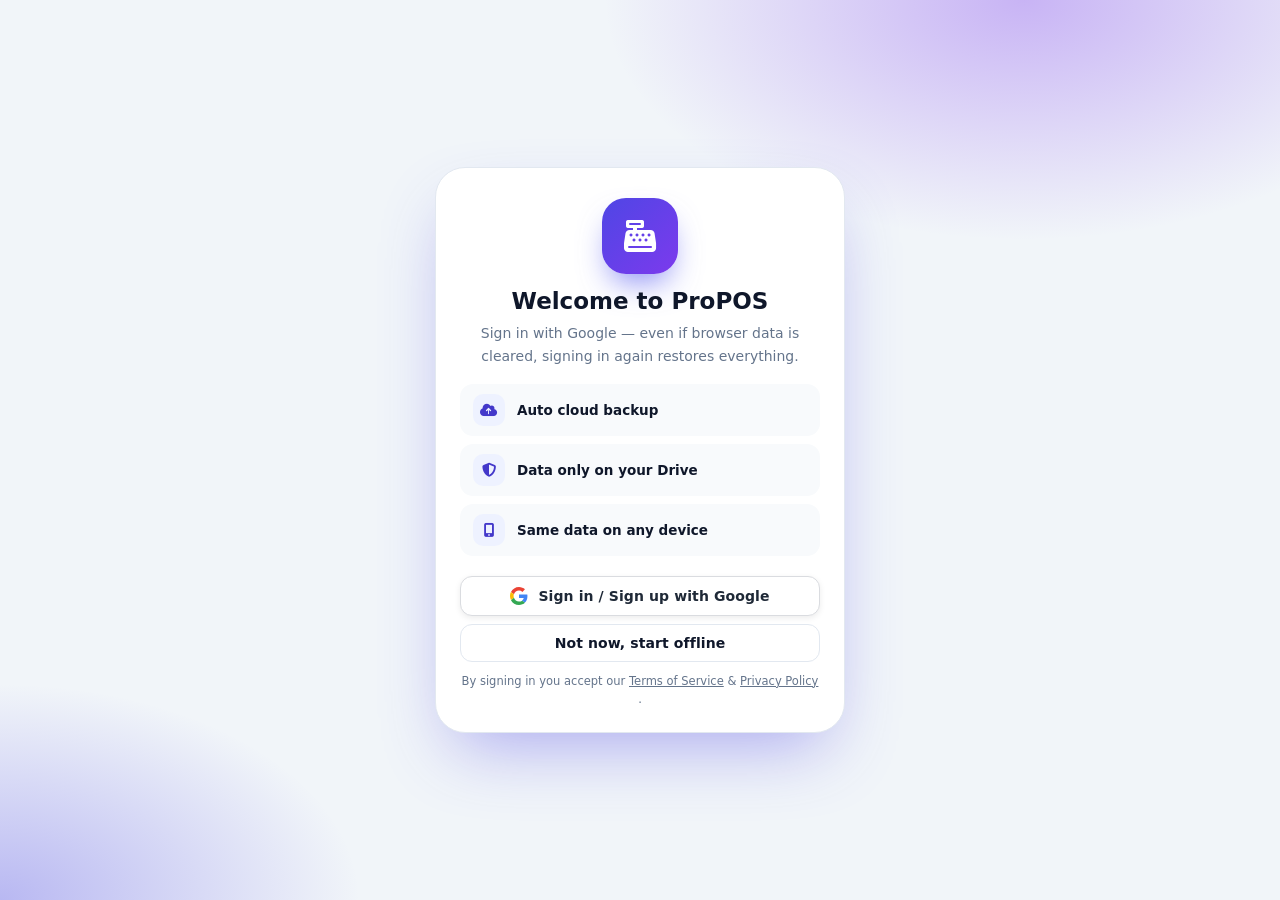
<file: index.html>
<!DOCTYPE html>
<html lang="en">
<head>
    <meta charset="UTF-8">
    <meta name="viewport" content="width=device-width, initial-scale=1.0, maximum-scale=1.0, user-scalable=no, viewport-fit=cover">
    <title>ProPOS - Free Point of Sale</title>
    <noscript><style>body::before{content:"Enable JavaScript to run ProPOS";display:block;padding:20px;text-align:center}</style></noscript>
    <meta name="description" content="ProPOS - Free offline point of sale software">
    <script>(function(){try{var m=localStorage.getItem('propos_theme')||'auto';if(m==='dark'||(m==='auto'&&window.matchMedia('(prefers-color-scheme: dark)').matches))document.documentElement.classList.add('dark')}catch(e){}})()</script>

    <link rel="manifest" href="manifest.webmanifest">
    <meta name="theme-color" content="#4f46e5">
    <link rel="preconnect" href="https://accounts.google.com">
    <meta name="mobile-web-app-capable" content="yes">
    <meta name="apple-mobile-web-app-capable" content="yes">
    <meta name="apple-mobile-web-app-title" content="ProPOS">
    <link rel="icon" type="image/png" sizes="192x192" href="icons/icon-192.png">
    <link rel="apple-touch-icon" href="icons/apple-touch-icon.png">

    <link rel="stylesheet" href="https://cdnjs.cloudflare.com/ajax/libs/font-awesome/6.5.1/css/all.min.css">
    <link rel="preconnect" href="https://fonts.googleapis.com">
    <link rel="preconnect" href="https://fonts.gstatic.com" crossorigin>
    <style>.hidden{display:none!important}.drawer{position:fixed;top:0;height:100%;transition:transform .28s}.drawer.left{left:0;transform:translateX(-100%)}.drawer.right{right:0;transform:translateX(100%)}.drawer.open{transform:none}</style>
    <link rel="stylesheet" href="style.css">
</head>
<body data-view="pos">

<!-- Desktop sidebar -->
<aside class="sidebar" id="sidebar">
    <div class="brand"><div class="logo"><svg viewBox="0 0 24 24" fill="none" xmlns="http://www.w3.org/2000/svg" aria-hidden="true"><path d="M4 7.5A2.5 2.5 0 016.5 5h11A2.5 2.5 0 0120 7.5v9a2.5 2.5 0 01-2.5 2.5h-11A2.5 2.5 0 014 16.5v-9z" stroke="currentColor" stroke-width="1.75"/><path d="M8 9.5h8M8 12.5h5" stroke="currentColor" stroke-width="1.75" stroke-linecap="round"/><circle cx="16.5" cy="15" r="1.25" fill="currentColor"/></svg></div><div><div class="fw7" style="font-size:17px">ProPOS</div><div class="xs muted">Free Point of Sale</div></div></div>
    <nav class="nav" id="nav-desk"></nav>
    <div style="padding:10px;border-top:1px solid var(--border)" class="flex col gap2">
        <div class="js-acct"></div>
        <button class="btn btn-primary btn-block" onclick="Cloud.panel()"><i class="fas fa-cloud"></i> Cloud Backup</button>
        <div class="grid2"><button class="btn btn-ghost" onclick="Theme.toggle()"><i class="theme-ico fas fa-moon"></i> Theme</button><button class="btn btn-ghost" onclick="Lock.lockNow()"><i class="fas fa-lock"></i> Lock</button></div>
        <div class="legal-links"><a href="privacy.html" target="_blank" rel="noopener">Privacy Policy</a> · <a href="terms.html" target="_blank" rel="noopener">Terms of Service</a></div>
    </div>
</aside>

<!-- Mobile topbar -->
<header class="topbar">
    <div class="flex items-c gap2"><div class="logo" style="width:34px;height:34px"><svg viewBox="0 0 24 24" fill="none" xmlns="http://www.w3.org/2000/svg" aria-hidden="true"><path d="M4 7.5A2.5 2.5 0 016.5 5h11A2.5 2.5 0 0120 7.5v9a2.5 2.5 0 01-2.5 2.5h-11A2.5 2.5 0 014 16.5v-9z" stroke="currentColor" stroke-width="1.75"/><path d="M8 9.5h8M8 12.5h5" stroke="currentColor" stroke-width="1.75" stroke-linecap="round"/><circle cx="16.5" cy="15" r="1.25" fill="currentColor"/></svg></div><b style="font-size:17px">ProPOS</b></div>
    <div class="flex items-c topbar-actions">
        <button type="button" class="sync-chip js-chip" onclick="Cloud.panel()" title="Google Drive Backup"></button>
        <button class="icon-btn" onclick="Theme.toggle()" title="Dark/Light"><i class="theme-ico fas fa-moon"></i></button>
        <button class="icon-btn" onclick="App.toggleNav()" title="Menu"><i class="fas fa-bars"></i></button>
    </div>
</header>

<main class="main"><div id="view" class="view"></div></main>

<div id="scrim" class="scrim hidden" onclick="App.closeDrawers()"></div>

<!-- Mobile Menu -->
<aside id="mobile-nav" class="drawer left">
    <div class="brand"><div class="logo"><svg viewBox="0 0 24 24" fill="none" xmlns="http://www.w3.org/2000/svg" aria-hidden="true"><path d="M4 7.5A2.5 2.5 0 016.5 5h11A2.5 2.5 0 0120 7.5v9a2.5 2.5 0 01-2.5 2.5h-11A2.5 2.5 0 014 16.5v-9z" stroke="currentColor" stroke-width="1.75"/><path d="M8 9.5h8M8 12.5h5" stroke="currentColor" stroke-width="1.75" stroke-linecap="round"/><circle cx="16.5" cy="15" r="1.25" fill="currentColor"/></svg></div><div class="grow"><div class="fw7" style="font-size:17px">ProPOS</div><div class="xs muted">Free Point of Sale</div></div><button class="icon-btn" onclick="App.closeDrawers()"><i class="fas fa-xmark"></i></button></div>
    <nav class="nav" id="nav-mob"></nav>
    <div style="padding:10px;padding-bottom:calc(10px + env(safe-area-inset-bottom));border-top:1px solid var(--border)" class="flex col gap2">
        <div class="js-acct" onclick="App.closeDrawers()"></div>
        <button class="btn btn-primary btn-block" onclick="App.closeDrawers();Cloud.panel()"><i class="fas fa-cloud"></i> Cloud Backup</button>
        <div class="grid2"><button class="btn btn-ghost" onclick="Theme.toggle()"><i class="theme-ico fas fa-moon"></i> Theme</button><button class="btn btn-ghost" onclick="App.closeDrawers();Lock.lockNow()"><i class="fas fa-lock"></i> Lock</button></div>
        <div class="legal-links"><a href="privacy.html" target="_blank" rel="noopener">Privacy Policy</a> · <a href="terms.html" target="_blank" rel="noopener">Terms of Service</a></div>
    </div>
</aside>

<!-- Mobile Cart -->
<aside id="mobile-cart" class="drawer right">
    <div class="flex between items-c" style="padding:12px 16px;padding-top:calc(12px + env(safe-area-inset-top));border-bottom:1px solid var(--border)"><b style="font-size:17px">Sales Cart</b><button class="icon-btn" onclick="App.closeDrawers()"><i class="fas fa-xmark"></i></button></div>
    <div id="cart-mobile" style="padding:14px;overflow-y:auto;flex:1;padding-bottom:calc(14px + env(safe-area-inset-bottom))"></div>
</aside>

<button type="button" id="cart-bar" class="cart-bar empty" onclick="App.toggleCart()" aria-label="Cart"></button>

<div id="toast" class="hidden"></div>

<script src="js/core.js"></script>
<script src="js/ui.js"></script>
<script src="js/app.js"></script>
<script src="js/people.js"></script>
<script src="js/misc.js"></script>
<script src="js/settings.js"></script>
<script src="js/config.js"></script>
<script src="js/cloud.js"></script>
<script src="js/pwa.js"></script>
</body>
</html>
</file>
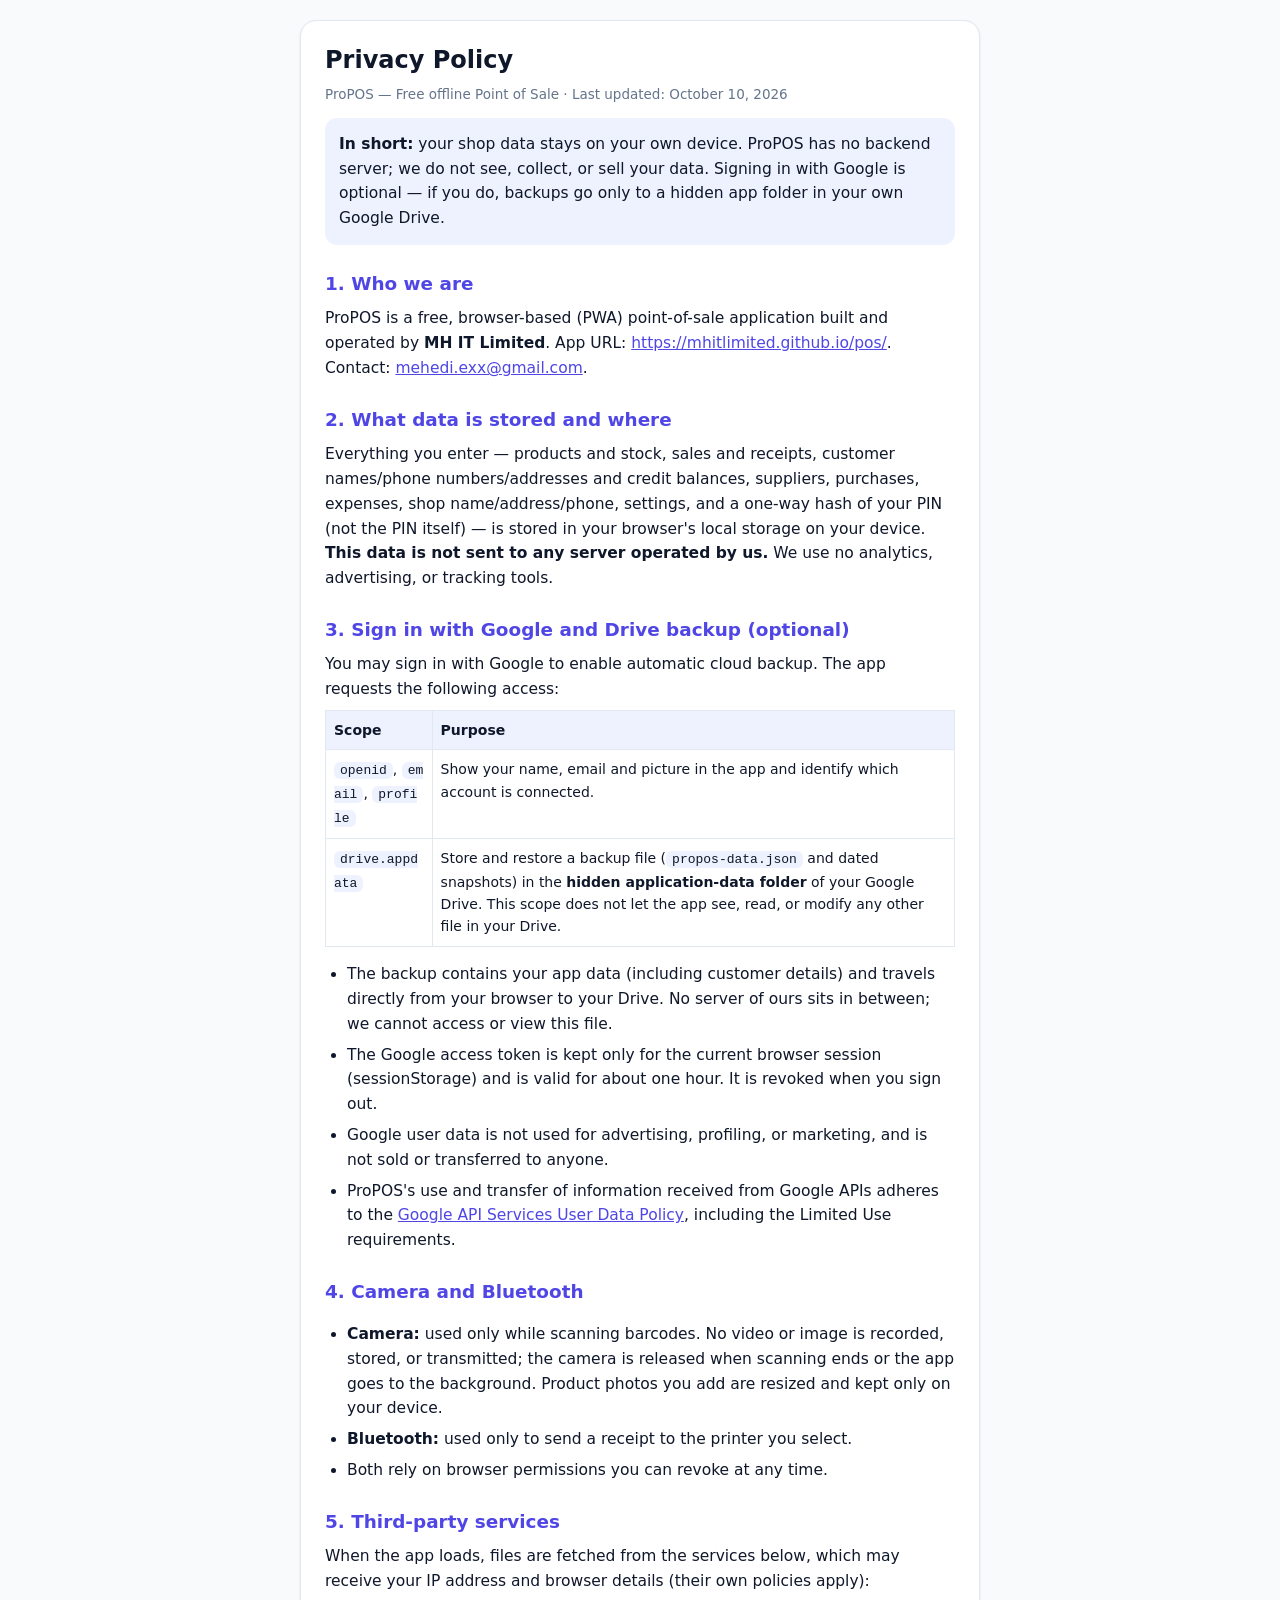
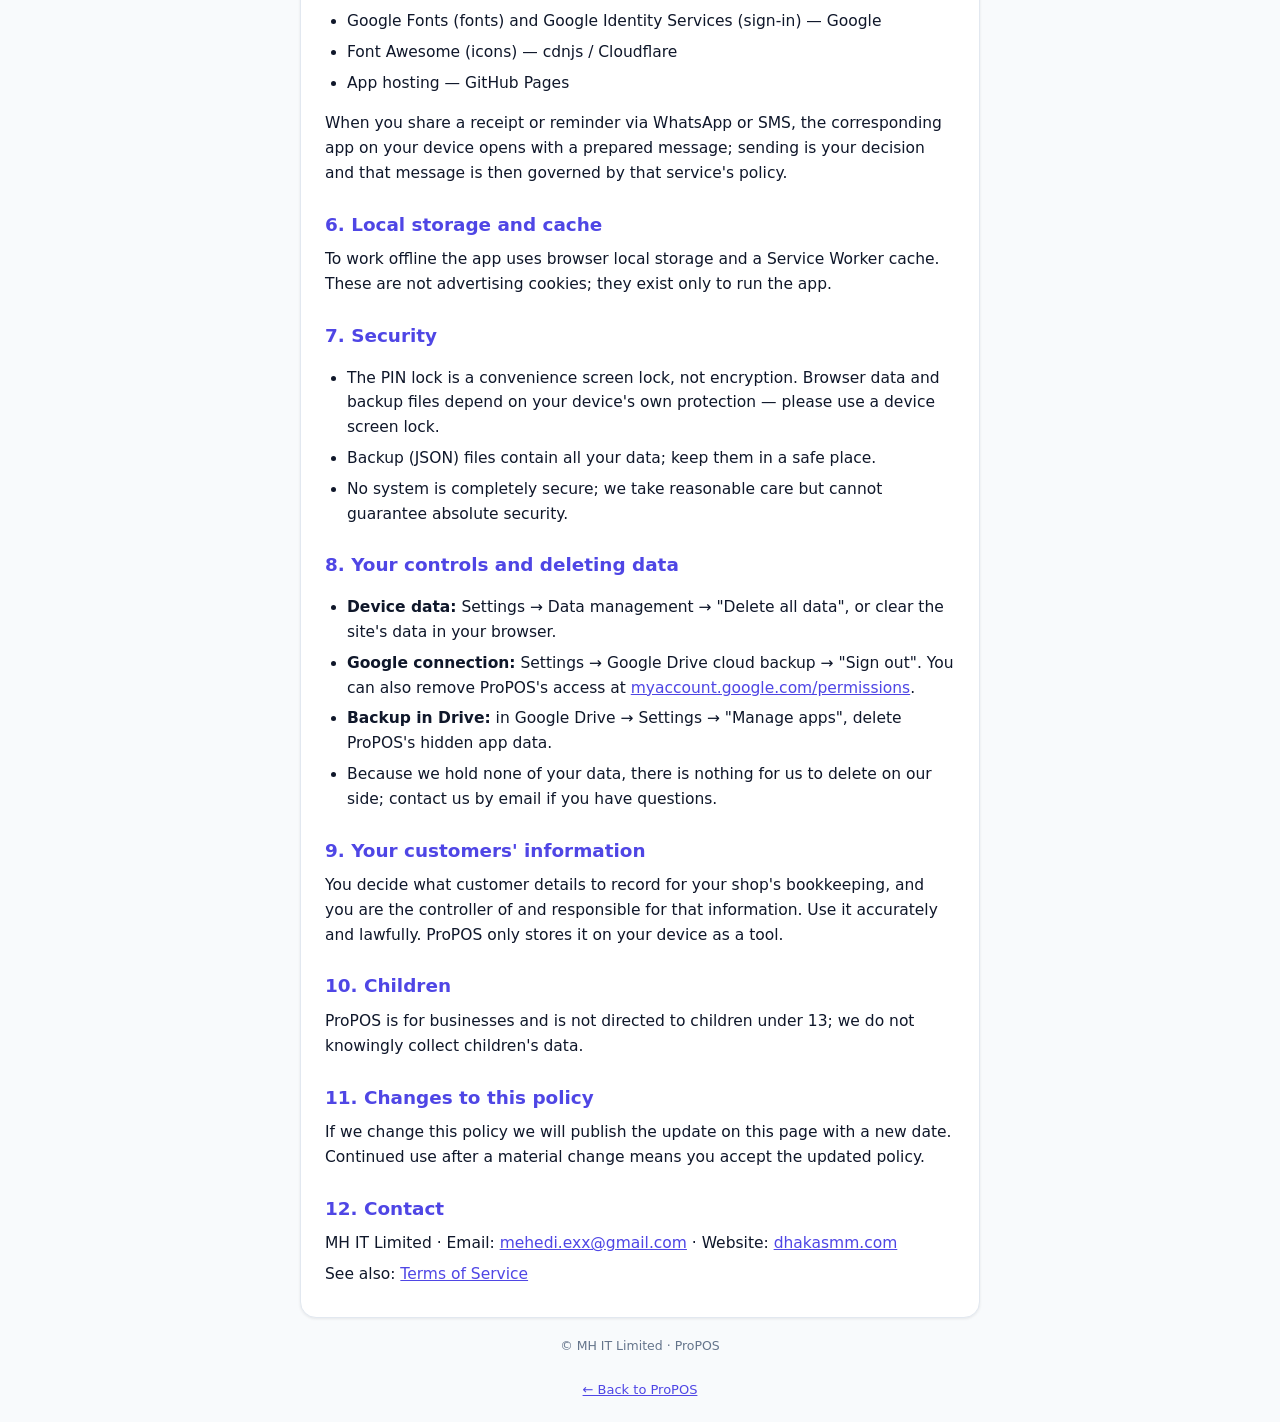
<file: privacy.html>
<!DOCTYPE html>
<html lang="en">
<head>
<meta charset="UTF-8">
<meta name="viewport" content="width=device-width, initial-scale=1">
<title>Privacy Policy — ProPOS</title>
<meta name="description" content="ProPOS Privacy Policy">
<link rel="icon" type="image/png" sizes="192x192" href="icons/icon-192.png">
<style>
:root{--bg:#f1f5f9;--card:#fff;--text:#0f172a;--muted:#64748b;--line:#e2e8f0;--p:#4f46e5;--psoft:#eef2ff}
@media (prefers-color-scheme:dark){:root{--bg:#0a1020;--card:#111a2e;--text:#e6eaf2;--muted:#94a3b8;--line:#223052;--p:#818cf8;--psoft:#1b2447}}
*{box-sizing:border-box}
body{margin:0;background:var(--bg);color:var(--text);font-family:'Noto Sans Bengali',system-ui,-apple-system,'Segoe UI',Roboto,sans-serif;line-height:1.75;font-size:15.5px}
.wrap{max-width:820px;margin:0 auto;padding:16px 16px 48px;padding-left:max(16px,env(safe-area-inset-left));padding-right:max(16px,env(safe-area-inset-right))}
.top{display:flex;align-items:center;justify-content:space-between;gap:10px;margin:6px 0 14px;flex-wrap:wrap}
.top a.back{color:var(--p);text-decoration:none;font-weight:600;font-size:14px}
.tabs{display:flex;gap:6px}
.tabs button{border:1px solid var(--line);background:var(--card);color:var(--text);padding:6px 14px;border-radius:99px;font:inherit;font-size:13px;font-weight:600;cursor:pointer}
.tabs button.on{background:var(--p);color:#fff;border-color:var(--p)}
.card{background:var(--card);border:1px solid var(--line);border-radius:16px;padding:22px 22px 10px}
h1{font-size:26px;margin:0 0 4px;line-height:1.3}
h2{font-size:18px;margin:26px 0 6px;color:var(--p)}
p,li{margin:6px 0}
ul{padding-left:22px}
.meta{color:var(--muted);font-size:13.5px;margin-bottom:12px}
.box{background:var(--psoft);border-radius:12px;padding:10px 14px;margin:12px 0}
a{color:var(--p)}
code{background:var(--psoft);padding:1px 6px;border-radius:6px;font-size:13px;word-break:break-all}
table{border-collapse:collapse;width:100%;font-size:14px;margin:8px 0}
td,th{border:1px solid var(--line);padding:7px 10px;text-align:left;vertical-align:top}
th{background:var(--psoft)}
.foot{color:var(--muted);font-size:12.5px;text-align:center;margin-top:18px}
.js [data-l]:not(.on){display:none}
</style>
<style>
body{font-family:system-ui,-apple-system,sans-serif;max-width:720px;margin:0 auto;padding:20px;line-height:1.6;color:#0f172a;background:#f8fafc}
.card{background:#fff;border-radius:16px;padding:24px;box-shadow:0 1px 3px rgba(0,0,0,.08)}
h1{font-size:1.5rem;margin:0 0 8px}
h2{font-size:1.15rem;margin:24px 0 8px}
.box{background:#eef2ff;border-radius:12px;padding:14px;margin:12px 0}
table{width:100%;border-collapse:collapse;font-size:14px}
td,th{border:1px solid #e2e8f0;padding:8px;text-align:left}
a{color:#4f46e5}
.muted{color:#64748b;font-size:13px}
</style>
</head>
<body>
<div class="card">
<h1>Privacy Policy</h1>
    <div class="meta">ProPOS — Free offline Point of Sale · Last updated: October 10, 2026</div>
    <div class="box"><b>In short:</b> your shop data stays on your own device. ProPOS has no backend server; we do not see, collect, or sell your data. Signing in with Google is optional — if you do, backups go only to a hidden app folder in your own Google Drive.</div>

    <h2>1. Who we are</h2>
    <p>ProPOS is a free, browser-based (PWA) point-of-sale application built and operated by <b>MH IT Limited</b>. App URL: <a href="https://mhitlimited.github.io/pos/">https://mhitlimited.github.io/pos/</a>. Contact: <a href="mailto:mehedi.exx@gmail.com">mehedi.exx@gmail.com</a>.</p>

    <h2>2. What data is stored and where</h2>
    <p>Everything you enter — products and stock, sales and receipts, customer names/phone numbers/addresses and credit balances, suppliers, purchases, expenses, shop name/address/phone, settings, and a one-way hash of your PIN (not the PIN itself) — is stored in your browser's local storage on your device. <b>This data is not sent to any server operated by us.</b> We use no analytics, advertising, or tracking tools.</p>

    <h2>3. Sign in with Google and Drive backup (optional)</h2>
    <p>You may sign in with Google to enable automatic cloud backup. The app requests the following access:</p>
    <table>
      <tr><th>Scope</th><th>Purpose</th></tr>
      <tr><td><code>openid</code>, <code>email</code>, <code>profile</code></td><td>Show your name, email and picture in the app and identify which account is connected.</td></tr>
      <tr><td><code>drive.appdata</code></td><td>Store and restore a backup file (<code>propos-data.json</code> and dated snapshots) in the <b>hidden application-data folder</b> of your Google Drive. This scope does not let the app see, read, or modify any other file in your Drive.</td></tr>
    </table>
    <ul>
      <li>The backup contains your app data (including customer details) and travels directly from your browser to your Drive. No server of ours sits in between; we cannot access or view this file.</li>
      <li>The Google access token is kept only for the current browser session (sessionStorage) and is valid for about one hour. It is revoked when you sign out.</li>
      <li>Google user data is not used for advertising, profiling, or marketing, and is not sold or transferred to anyone.</li>
      <li>ProPOS's use and transfer of information received from Google APIs adheres to the <a href="https://developers.google.com/terms/api-services-user-data-policy" target="_blank" rel="noopener">Google API Services User Data Policy</a>, including the Limited Use requirements.</li>
    </ul>

    <h2>4. Camera and Bluetooth</h2>
    <ul>
      <li><b>Camera:</b> used only while scanning barcodes. No video or image is recorded, stored, or transmitted; the camera is released when scanning ends or the app goes to the background. Product photos you add are resized and kept only on your device.</li>
      <li><b>Bluetooth:</b> used only to send a receipt to the printer you select.</li>
      <li>Both rely on browser permissions you can revoke at any time.</li>
    </ul>

    <h2>5. Third-party services</h2>
    <p>When the app loads, files are fetched from the services below, which may receive your IP address and browser details (their own policies apply):</p>
    <ul>
      <li>Google Fonts (fonts) and Google Identity Services (sign-in) — Google</li>
      <li>Font Awesome (icons) — cdnjs / Cloudflare</li>
      <li>App hosting — GitHub Pages</li>
    </ul>
    <p>When you share a receipt or reminder via WhatsApp or SMS, the corresponding app on your device opens with a prepared message; sending is your decision and that message is then governed by that service's policy.</p>

    <h2>6. Local storage and cache</h2>
    <p>To work offline the app uses browser local storage and a Service Worker cache. These are not advertising cookies; they exist only to run the app.</p>

    <h2>7. Security</h2>
    <ul>
      <li>The PIN lock is a convenience screen lock, not encryption. Browser data and backup files depend on your device's own protection — please use a device screen lock.</li>
      <li>Backup (JSON) files contain all your data; keep them in a safe place.</li>
      <li>No system is completely secure; we take reasonable care but cannot guarantee absolute security.</li>
    </ul>

    <h2>8. Your controls and deleting data</h2>
    <ul>
      <li><b>Device data:</b> Settings → Data management → "Delete all data", or clear the site's data in your browser.</li>
      <li><b>Google connection:</b> Settings → Google Drive cloud backup → "Sign out". You can also remove ProPOS's access at <a href="https://myaccount.google.com/permissions" target="_blank" rel="noopener">myaccount.google.com/permissions</a>.</li>
      <li><b>Backup in Drive:</b> in Google Drive → Settings → "Manage apps", delete ProPOS's hidden app data.</li>
      <li>Because we hold none of your data, there is nothing for us to delete on our side; contact us by email if you have questions.</li>
    </ul>

    <h2>9. Your customers' information</h2>
    <p>You decide what customer details to record for your shop's bookkeeping, and you are the controller of and responsible for that information. Use it accurately and lawfully. ProPOS only stores it on your device as a tool.</p>

    <h2>10. Children</h2>
    <p>ProPOS is for businesses and is not directed to children under 13; we do not knowingly collect children's data.</p>

    <h2>11. Changes to this policy</h2>
    <p>If we change this policy we will publish the update on this page with a new date. Continued use after a material change means you accept the updated policy.</p>

    <h2>12. Contact</h2>
    <p>MH IT Limited · Email: <a href="mailto:mehedi.exx@gmail.com">mehedi.exx@gmail.com</a> · Website: <a href="https://dhakasmm.com">dhakasmm.com</a></p>
    <p>See also: <a href="terms.html">Terms of Service</a></p>
  </div>

  <div class="foot">© MH IT Limited · ProPOS
</div>
<p class="muted" style="text-align:center;margin-top:24px"><a href="index.html">← Back to ProPOS</a></p>
</body>
</html>
</file>
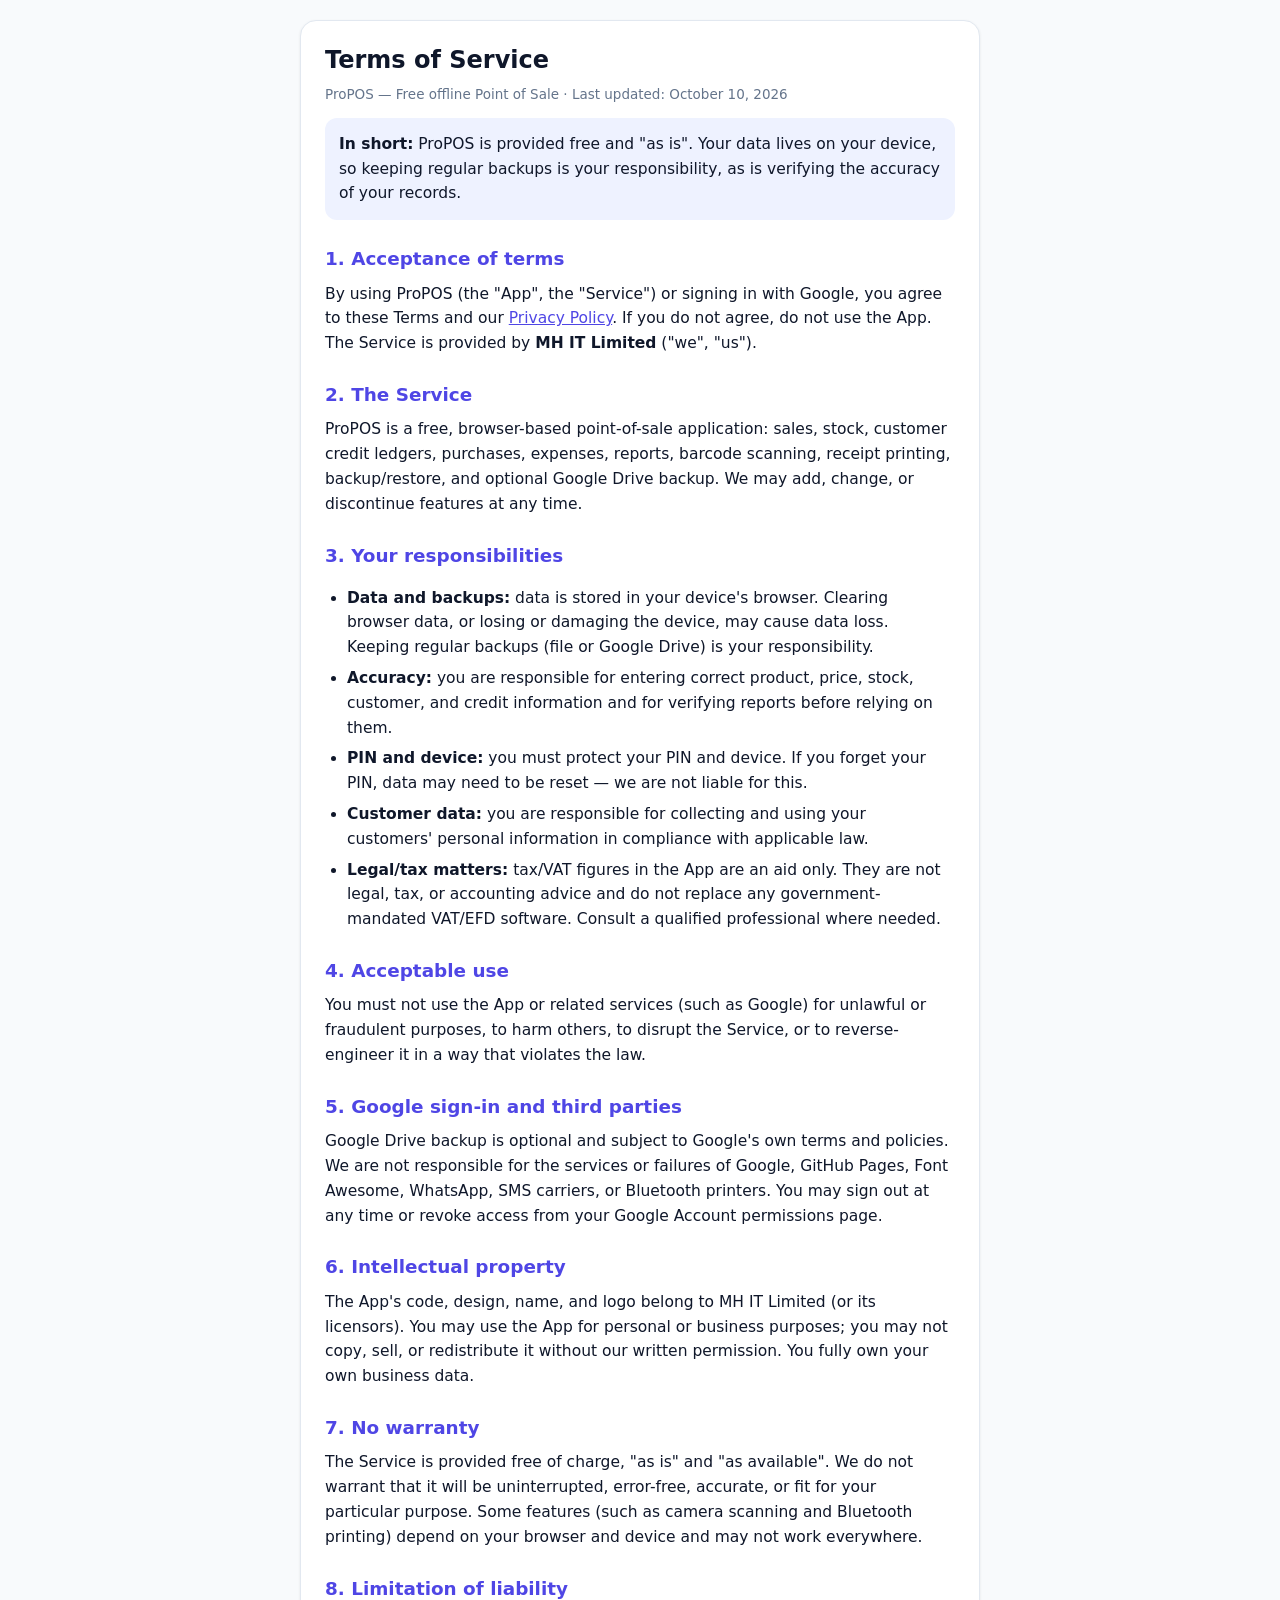
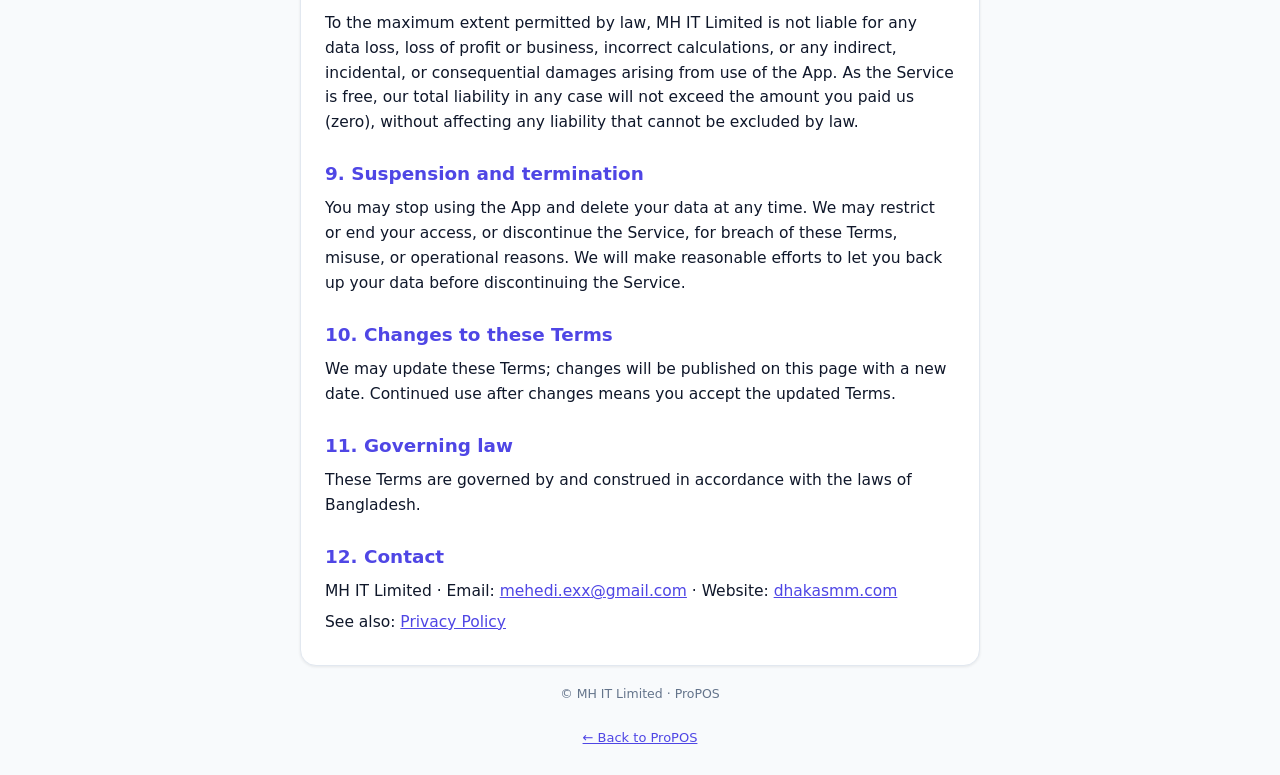
<file: terms.html>
<!DOCTYPE html>
<html lang="en">
<head>
<meta charset="UTF-8">
<meta name="viewport" content="width=device-width, initial-scale=1">
<title>Terms of Service — ProPOS</title>
<meta name="description" content="ProPOS Terms of Service">
<link rel="icon" type="image/png" sizes="192x192" href="icons/icon-192.png">
<style>
:root{--bg:#f1f5f9;--card:#fff;--text:#0f172a;--muted:#64748b;--line:#e2e8f0;--p:#4f46e5;--psoft:#eef2ff}
@media (prefers-color-scheme:dark){:root{--bg:#0a1020;--card:#111a2e;--text:#e6eaf2;--muted:#94a3b8;--line:#223052;--p:#818cf8;--psoft:#1b2447}}
*{box-sizing:border-box}
body{margin:0;background:var(--bg);color:var(--text);font-family:'Noto Sans Bengali',system-ui,-apple-system,'Segoe UI',Roboto,sans-serif;line-height:1.75;font-size:15.5px}
.wrap{max-width:820px;margin:0 auto;padding:16px 16px 48px;padding-left:max(16px,env(safe-area-inset-left));padding-right:max(16px,env(safe-area-inset-right))}
.top{display:flex;align-items:center;justify-content:space-between;gap:10px;margin:6px 0 14px;flex-wrap:wrap}
.top a.back{color:var(--p);text-decoration:none;font-weight:600;font-size:14px}
.tabs{display:flex;gap:6px}
.tabs button{border:1px solid var(--line);background:var(--card);color:var(--text);padding:6px 14px;border-radius:99px;font:inherit;font-size:13px;font-weight:600;cursor:pointer}
.tabs button.on{background:var(--p);color:#fff;border-color:var(--p)}
.card{background:var(--card);border:1px solid var(--line);border-radius:16px;padding:22px 22px 10px}
h1{font-size:26px;margin:0 0 4px;line-height:1.3}
h2{font-size:18px;margin:26px 0 6px;color:var(--p)}
p,li{margin:6px 0}
ul{padding-left:22px}
.meta{color:var(--muted);font-size:13.5px;margin-bottom:12px}
.box{background:var(--psoft);border-radius:12px;padding:10px 14px;margin:12px 0}
a{color:var(--p)}
code{background:var(--psoft);padding:1px 6px;border-radius:6px;font-size:13px;word-break:break-all}
.foot{color:var(--muted);font-size:12.5px;text-align:center;margin-top:18px}
.js [data-l]:not(.on){display:none}
</style>
<style>
body{font-family:system-ui,-apple-system,sans-serif;max-width:720px;margin:0 auto;padding:20px;line-height:1.6;color:#0f172a;background:#f8fafc}
.card{background:#fff;border-radius:16px;padding:24px;box-shadow:0 1px 3px rgba(0,0,0,.08)}
h1{font-size:1.5rem;margin:0 0 8px}
h2{font-size:1.15rem;margin:24px 0 8px}
.box{background:#eef2ff;border-radius:12px;padding:14px;margin:12px 0}
table{width:100%;border-collapse:collapse;font-size:14px}
td,th{border:1px solid #e2e8f0;padding:8px;text-align:left}
a{color:#4f46e5}
.muted{color:#64748b;font-size:13px}
</style>
</head>
<body>
<div class="card">
<h1>Terms of Service</h1>
    <div class="meta">ProPOS — Free offline Point of Sale · Last updated: October 10, 2026</div>
    <div class="box"><b>In short:</b> ProPOS is provided free and "as is". Your data lives on your device, so keeping regular backups is your responsibility, as is verifying the accuracy of your records.</div>

    <h2>1. Acceptance of terms</h2>
    <p>By using ProPOS (the "App", the "Service") or signing in with Google, you agree to these Terms and our <a href="privacy.html">Privacy Policy</a>. If you do not agree, do not use the App. The Service is provided by <b>MH IT Limited</b> ("we", "us").</p>

    <h2>2. The Service</h2>
    <p>ProPOS is a free, browser-based point-of-sale application: sales, stock, customer credit ledgers, purchases, expenses, reports, barcode scanning, receipt printing, backup/restore, and optional Google Drive backup. We may add, change, or discontinue features at any time.</p>

    <h2>3. Your responsibilities</h2>
    <ul>
      <li><b>Data and backups:</b> data is stored in your device's browser. Clearing browser data, or losing or damaging the device, may cause data loss. Keeping regular backups (file or Google Drive) is your responsibility.</li>
      <li><b>Accuracy:</b> you are responsible for entering correct product, price, stock, customer, and credit information and for verifying reports before relying on them.</li>
      <li><b>PIN and device:</b> you must protect your PIN and device. If you forget your PIN, data may need to be reset — we are not liable for this.</li>
      <li><b>Customer data:</b> you are responsible for collecting and using your customers' personal information in compliance with applicable law.</li>
      <li><b>Legal/tax matters:</b> tax/VAT figures in the App are an aid only. They are not legal, tax, or accounting advice and do not replace any government-mandated VAT/EFD software. Consult a qualified professional where needed.</li>
    </ul>

    <h2>4. Acceptable use</h2>
    <p>You must not use the App or related services (such as Google) for unlawful or fraudulent purposes, to harm others, to disrupt the Service, or to reverse-engineer it in a way that violates the law.</p>

    <h2>5. Google sign-in and third parties</h2>
    <p>Google Drive backup is optional and subject to Google's own terms and policies. We are not responsible for the services or failures of Google, GitHub Pages, Font Awesome, WhatsApp, SMS carriers, or Bluetooth printers. You may sign out at any time or revoke access from your Google Account permissions page.</p>

    <h2>6. Intellectual property</h2>
    <p>The App's code, design, name, and logo belong to MH IT Limited (or its licensors). You may use the App for personal or business purposes; you may not copy, sell, or redistribute it without our written permission. You fully own your own business data.</p>

    <h2>7. No warranty</h2>
    <p>The Service is provided free of charge, "as is" and "as available". We do not warrant that it will be uninterrupted, error-free, accurate, or fit for your particular purpose. Some features (such as camera scanning and Bluetooth printing) depend on your browser and device and may not work everywhere.</p>

    <h2>8. Limitation of liability</h2>
    <p>To the maximum extent permitted by law, MH IT Limited is not liable for any data loss, loss of profit or business, incorrect calculations, or any indirect, incidental, or consequential damages arising from use of the App. As the Service is free, our total liability in any case will not exceed the amount you paid us (zero), without affecting any liability that cannot be excluded by law.</p>

    <h2>9. Suspension and termination</h2>
    <p>You may stop using the App and delete your data at any time. We may restrict or end your access, or discontinue the Service, for breach of these Terms, misuse, or operational reasons. We will make reasonable efforts to let you back up your data before discontinuing the Service.</p>

    <h2>10. Changes to these Terms</h2>
    <p>We may update these Terms; changes will be published on this page with a new date. Continued use after changes means you accept the updated Terms.</p>

    <h2>11. Governing law</h2>
    <p>These Terms are governed by and construed in accordance with the laws of Bangladesh.</p>

    <h2>12. Contact</h2>
    <p>MH IT Limited · Email: <a href="mailto:mehedi.exx@gmail.com">mehedi.exx@gmail.com</a> · Website: <a href="https://dhakasmm.com">dhakasmm.com</a></p>
    <p>See also: <a href="privacy.html">Privacy Policy</a></p>
  </div>

  <div class="foot">© MH IT Limited · ProPOS
</div>
<p class="muted" style="text-align:center;margin-top:24px"><a href="index.html">← Back to ProPOS</a></p>
</body>
</html>
</file>
<file: style.css>
/* ProPOS v6 — ডিজাইন সিস্টেম (লাইট + ডার্ক) */
:root{
  --bg:#f1f5f9; --card:#ffffff; --text:#0f172a; --muted:#64748b; --border:#e2e8f0; --hover:#f1f5f9;
  --input:#f8fafc; --primary:#4f46e5; --primary2:#6366f1; --psoft:#eef2ff; --ptext:#4338ca;
  --ok:#059669; --oksoft:#ecfdf5; --bad:#dc2626; --badsoft:#fef2f2; --warn:#b45309; --warnsoft:#fffbeb;
  --info:#2563eb; --infosoft:#eff6ff; --shadow:0 1px 3px rgba(15,23,42,.06),0 1px 2px rgba(15,23,42,.04);
  color-scheme:light;
}
html.dark{
  --bg:#0a1020; --card:#131c2f; --text:#e6eaf2; --muted:#93a1b8; --border:#25314a; --hover:#1a2742;
  --input:#0e1626; --primary:#6366f1; --primary2:#818cf8; --psoft:#232a5c; --ptext:#b4bdff;
  --ok:#34d399; --oksoft:#0c2a22; --bad:#f87171; --badsoft:#3a1620; --warn:#fbbf24; --warnsoft:#33260b;
  --info:#60a5fa; --infosoft:#13284a; --shadow:0 1px 3px rgba(0,0,0,.5);
  color-scheme:dark;
}
*{font-family:'Noto Sans Bengali',system-ui,-apple-system,sans-serif;box-sizing:border-box}
html,body{overscroll-behavior-y:none}
body{margin:0;background:var(--bg);color:var(--text);-webkit-tap-highlight-color:transparent;
  -webkit-user-select:none;user-select:none;touch-action:manipulation;overflow-x:hidden;transition:background .2s,color .2s}
input,textarea,select{-webkit-user-select:text;user-select:text}
body.no-scroll{overflow:hidden}
::-webkit-scrollbar{width:5px;height:5px}::-webkit-scrollbar-thumb{background:var(--border);border-radius:10px}
:focus-visible{outline:2px solid var(--primary2);outline-offset:2px}
.hidden{display:none!important}
.muted{color:var(--muted)}.ptext{color:var(--ptext)}.ok{color:var(--ok)}.bad{color:var(--bad)}.warn{color:var(--warn)}
.fw6{font-weight:600}.fw7{font-weight:700}
.mono{font-family:'Courier New',monospace}

/* Card */
.card{background:var(--card);border:1px solid var(--border);border-radius:16px;box-shadow:var(--shadow)}
.pad{padding:16px}.pad-s{padding:12px}
.sec-title{font-weight:700;font-size:15px;margin-bottom:10px;display:flex;align-items:center;gap:8px}
.page-head{display:flex;align-items:center;justify-content:space-between;gap:10px;margin-bottom:14px;flex-wrap:wrap}
.page-head h2{font-size:20px;font-weight:700;margin:0}
.page-head p{margin:2px 0 0;font-size:13px;color:var(--muted)}

/* বাটন */
.btn{border:0;border-radius:12px;padding:10px 16px;font-size:14px;font-weight:600;cursor:pointer;display:inline-flex;align-items:center;justify-content:center;gap:6px;
  background:var(--hover);color:var(--text);transition:transform .12s,background .15s,opacity .15s;white-space:nowrap}
.btn:active:not(:disabled){transform:scale(.97)}
.btn:disabled{opacity:.45;cursor:not-allowed}
.btn-primary{background:linear-gradient(135deg,var(--primary),var(--primary2));color:#fff;box-shadow:0 4px 12px rgba(79,70,229,.25)}
.btn-ok{background:var(--ok);color:#fff}html.dark .btn-ok{color:#04130e}
.btn-bad{background:var(--bad);color:#fff}html.dark .btn-bad{color:#2a0a0f}
.btn-soft{background:var(--psoft);color:var(--ptext)}
.btn-ghost{background:transparent;border:1px solid var(--border)}
.btn-danger-soft{background:var(--badsoft);color:var(--bad)}
.btn-sm{padding:6px 10px;font-size:12px;border-radius:9px}
.btn-block{width:100%}
.icon-btn{width:38px;height:38px;border-radius:11px;border:0;background:transparent;color:var(--muted);cursor:pointer;display:inline-flex;align-items:center;justify-content:center;position:relative}
.icon-btn:hover{background:var(--hover)}

/* ইনপুট */
.input{width:100%;border:1px solid var(--border);background:var(--input);color:var(--text);border-radius:12px;padding:10px 12px;font-size:14px;outline:none;transition:border .15s,box-shadow .15s}
.input:focus{border-color:var(--primary2);box-shadow:0 0 0 3px rgba(99,102,241,.2)}
.input::placeholder{color:var(--muted);opacity:.7}
select.input{appearance:auto}
textarea.input{resize:vertical}
.label{display:block;font-size:12.5px;font-weight:600;color:var(--muted);margin-bottom:5px}
.field{margin-bottom:12px}
.grid2{display:grid;grid-template-columns:1fr 1fr;gap:10px}
.grid3{display:grid;grid-template-columns:repeat(3,1fr);gap:10px}
input[type=number]::-webkit-inner-spin-button,input[type=number]::-webkit-outer-spin-button{-webkit-appearance:none}

/* ব্যাজ/চিপ */
.badge{display:inline-flex;align-items:center;gap:4px;font-size:11px;font-weight:600;padding:2px 8px;border-radius:99px;background:var(--hover);color:var(--muted)}
.b-ok{background:var(--oksoft);color:var(--ok)}.b-bad{background:var(--badsoft);color:var(--bad)}
.b-warn{background:var(--warnsoft);color:var(--warn)}.b-info{background:var(--infosoft);color:var(--info)}.b-p{background:var(--psoft);color:var(--ptext)}
.chips{display:flex;gap:8px;overflow-x:auto;padding-bottom:4px;scrollbar-width:none}.chips::-webkit-scrollbar{display:none}
.chip{border:0;white-space:nowrap;padding:7px 14px;border-radius:99px;font-size:12.5px;font-weight:600;background:var(--hover);color:var(--muted);cursor:pointer}
.chip.on{background:var(--primary);color:#fff;box-shadow:0 4px 10px rgba(79,70,229,.3)}

/* স্ট্যাট Card */
.stats{display:grid;grid-template-columns:repeat(2,1fr);gap:10px;margin-bottom:14px}
@media(min-width:900px){.stats{grid-template-columns:repeat(4,1fr)}}
.stat{padding:14px;border-radius:16px;background:var(--card);border:1px solid var(--border);box-shadow:var(--shadow)}
.stat .k{font-size:12px;color:var(--muted);margin-bottom:4px;display:flex;align-items:center;gap:6px}
.stat .v{font-size:20px;font-weight:700}
.stat.hl{background:linear-gradient(135deg,var(--primary),var(--primary2));color:#fff;border:0}
.stat.hl .k{color:rgba(255,255,255,.8)}

/* লিস্ট রো */
.row{display:flex;align-items:center;gap:12px;padding:12px 14px;border-bottom:1px solid var(--border);cursor:pointer}
.row:last-child{border-bottom:0}.row:hover{background:var(--hover)}
.row .grow{flex:1;min-width:0}
.row .t{font-weight:600;font-size:14px;white-space:nowrap;overflow:hidden;text-overflow:ellipsis}
.row .s{font-size:12px;color:var(--muted);white-space:nowrap;overflow:hidden;text-overflow:ellipsis}
.avatar{width:40px;height:40px;border-radius:12px;background:var(--psoft);color:var(--ptext);display:flex;align-items:center;justify-content:center;font-weight:700;flex-shrink:0}
.empty{text-align:center;padding:36px 16px;color:var(--muted);font-size:14px}
.empty i{font-size:34px;opacity:.35;display:block;margin-bottom:10px}

/* টেবিল */
.tbl-wrap{overflow-x:auto}
table.tbl{width:100%;border-collapse:collapse;font-size:13.5px}
.tbl th{text-align:left;font-size:12px;color:var(--muted);font-weight:600;padding:10px 12px;background:var(--input);white-space:nowrap}
.tbl td{padding:10px 12px;border-top:1px solid var(--border)}
.tbl tr:hover td{background:var(--hover)}
.r{text-align:right}.c{text-align:center}

/* নেভিগেশন */
.sidebar{position:fixed;left:0;top:0;height:100%;width:268px;background:var(--card);border-right:1px solid var(--border);z-index:40;flex-direction:column}
.brand{display:flex;align-items:center;gap:10px;padding:18px 18px 14px;border-bottom:1px solid var(--border)}
.logo{width:38px;height:38px;border-radius:12px;background:linear-gradient(135deg,var(--primary),var(--primary2));display:flex;align-items:center;justify-content:center;color:#fff;font-size:16px}
.nav{padding:10px;flex:1;overflow-y:auto;display:flex;flex-direction:column;gap:3px}
.nav-link{display:flex;align-items:center;gap:12px;width:100%;border:0;background:transparent;color:var(--muted);padding:11px 14px;border-radius:12px;font-size:14px;font-weight:600;cursor:pointer;text-align:left}
.nav-link i{width:20px;text-align:center}
.nav-link:hover{background:var(--hover);color:var(--text)}
.nav-link.active{background:linear-gradient(135deg,var(--primary),var(--primary2));color:#fff;box-shadow:0 4px 12px rgba(79,70,229,.3)}
.nav-sep{font-size:11px;color:var(--muted);padding:10px 14px 4px;font-weight:700;letter-spacing:.04em}
.topbar{position:sticky;top:0;z-index:30;background:var(--card);border-bottom:1px solid var(--border);padding:8px 12px;padding-top:calc(8px + env(safe-area-inset-top));display:flex;align-items:center;justify-content:space-between;box-shadow:var(--shadow)}
.main{min-height:100vh;padding:12px;padding-bottom:calc(24px + env(safe-area-inset-bottom))}
@media(min-width:1024px){.main{margin-left:268px;padding:20px}}
.view{max-width:1200px;margin:0 auto}
body[data-view]:not([data-view="pos"]) .pos-only{display:none!important}
.cart-badge{position:absolute;top:-2px;right:-2px;background:var(--bad);color:#fff;font-size:10px;font-weight:700;border-radius:99px;min-width:17px;height:17px;display:flex;align-items:center;justify-content:center;padding:0 4px}

/* ড্রয়ার */
.drawer{position:fixed;top:0;height:100%;background:var(--card);z-index:50;box-shadow:0 0 40px rgba(0,0,0,.35);display:flex;flex-direction:column;transition:transform .28s cubic-bezier(.4,0,.2,1)}
.drawer.left{left:0;width:288px;transform:translateX(-100%)}
.drawer.right{right:0;width:100%;max-width:440px;transform:translateX(100%)}
.drawer.open{transform:translateX(0)}
.scrim{position:fixed;inset:0;background:rgba(2,6,23,.5);z-index:45;backdrop-filter:blur(2px)}

/* POS */
.pos-grid{display:grid;gap:14px;grid-template-columns:1fr}
@media(min-width:1280px){.pos-grid{grid-template-columns:1fr 390px}.cart-desk{position:sticky;top:20px;align-self:start}}
@media(max-width:1279px){.cart-desk{display:none}}
.search-wrap{position:sticky;top:calc(58px + env(safe-area-inset-top));z-index:20;padding:10px;margin-bottom:12px}
@media(min-width:1024px){.search-wrap{top:0}}
.pgrid{display:grid;grid-template-columns:repeat(auto-fill,minmax(112px,1fr));gap:8px}
.pcard{background:var(--card);border:1px solid var(--border);border-radius:16px;padding:10px;cursor:pointer;box-shadow:var(--shadow);transition:transform .15s,box-shadow .15s;position:relative}
.pcard:hover{transform:translateY(-2px);box-shadow:0 8px 22px -6px rgba(0,0,0,.18)}
.pcard:active{transform:scale(.97)}
.pimg{height:68px;border-radius:12px;background:linear-gradient(135deg,var(--input),var(--psoft));display:flex;align-items:center;justify-content:center;overflow:hidden;margin-bottom:8px;color:var(--ptext);font-size:26px;opacity:.95}
.pimg img{width:100%;height:100%;object-fit:cover}
.pname{font-weight:600;font-size:13.5px;white-space:nowrap;overflow:hidden;text-overflow:ellipsis}
.pmeta{display:flex;justify-content:space-between;align-items:center;margin-top:5px;font-size:12px}
.pprice{color:var(--ptext);font-weight:700;font-size:13.5px}
.ptag{position:absolute;top:14px;right:14px;font-size:10px;font-weight:700;padding:2px 7px;border-radius:99px;background:var(--bad);color:#fff}
.cart-item{display:flex;align-items:center;gap:8px;background:var(--input);border-radius:12px;padding:9px 10px;margin-bottom:8px;animation:slideIn .22s ease}
@keyframes slideIn{from{opacity:0;transform:translateX(10px)}to{opacity:1;transform:none}}
.qty{display:flex;align-items:center;gap:4px}
.qty button{width:28px;height:28px;border-radius:9px;border:1px solid var(--border);background:var(--card);color:var(--text);font-weight:700;cursor:pointer}
.qty span{min-width:22px;text-align:center;font-weight:700;font-size:14px}
.sumrow{display:flex;justify-content:space-between;align-items:center;font-size:14px;margin:6px 0}
.sumrow.big{font-size:19px;font-weight:700;border-top:1px dashed var(--border);padding-top:10px;margin-top:10px}

/* মডাল */
.modal-back{position:fixed;inset:0;z-index:60;background:rgba(2,6,23,.55);backdrop-filter:blur(4px);display:flex;align-items:flex-end;justify-content:center;animation:fade .15s ease}
@media(min-width:700px){.modal-back{align-items:center;padding:20px}}
.modal-sheet{background:var(--card);color:var(--text);width:100%;max-width:520px;max-height:94vh;display:flex;flex-direction:column;border-radius:22px 22px 0 0;box-shadow:0 -10px 40px rgba(0,0,0,.35);animation:rise .22s ease}
@media(min-width:700px){.modal-sheet{border-radius:22px}}
.modal-sheet.wide{max-width:760px}
.modal-sheet.full{max-width:none;height:100%;max-height:100%;border-radius:0}
.modal-head{display:flex;align-items:center;justify-content:space-between;padding:14px 16px;padding-top:max(14px,env(safe-area-inset-top));border-bottom:1px solid var(--border)}
.modal-head h3{margin:0;font-size:17px;font-weight:700}
.modal-body{padding:16px;overflow-y:auto;flex:1}
.modal-foot{padding:12px 16px;padding-bottom:max(12px,env(safe-area-inset-bottom));border-top:1px solid var(--border);display:flex;gap:10px}
.modal-foot .btn{flex:1}
@keyframes fade{from{opacity:0}to{opacity:1}}
@keyframes rise{from{opacity:0;transform:translateY(24px)}to{opacity:1;transform:none}}

/* Payment বাটন */
.pay-opts{display:grid;grid-template-columns:repeat(4,1fr);gap:8px}
.pay-opt{border:2px solid var(--border);background:var(--card);color:var(--muted);border-radius:12px;padding:10px 4px;font-size:12.5px;font-weight:600;cursor:pointer;display:flex;flex-direction:column;align-items:center;gap:4px}
.pay-opt i{font-size:17px}
.pay-opt.on{border-color:var(--primary2);background:var(--psoft);color:var(--ptext)}

/* Receipt */
.receipt{font-family:'Courier New','Noto Sans Bengali',monospace;font-size:13px;line-height:1.55;max-width:380px;margin:0 auto;background:#fff;color:#111;border-radius:14px;padding:18px;box-shadow:var(--shadow)}
.receipt *{font-family:inherit}
.rc-c{text-align:center}.rc-b{font-weight:700}
.rc-hr{border-top:1px dashed #999;margin:8px 0}
.rc-row{display:flex;justify-content:space-between;gap:8px}
.rc-s{font-size:11.5px;color:#555}
.rc-big{font-size:16px;font-weight:700}

/* বার চার্ট */
.bars{display:flex;align-items:flex-end;gap:8px;height:130px}
.bar{flex:1;display:flex;flex-direction:column;align-items:center;justify-content:flex-end;height:100%;gap:4px}
.bar i{display:block;width:100%;border-radius:8px 8px 3px 3px;background:linear-gradient(180deg,var(--primary2),var(--primary));min-height:3px}
.bar small{font-size:10.5px;color:var(--muted)}.bar b{font-size:10px;color:var(--muted)}

/* টোস্ট, ডায়ালগ */
#toast{position:fixed;left:50%;bottom:calc(24px + env(safe-area-inset-bottom));transform:translateX(-50%);background:#0f172a;color:#fff;padding:11px 20px;border-radius:99px;box-shadow:0 10px 30px rgba(0,0,0,.35);z-index:500;font-size:14px;font-weight:600;max-width:90vw;text-align:center}
html.dark #toast{background:#e6eaf2;color:#0a1020}
.ui-confirm-backdrop{position:fixed;inset:0;z-index:350;display:flex;align-items:center;justify-content:center;padding:16px;background:rgba(2,6,23,.6);backdrop-filter:blur(5px);animation:fade .15s}
.ui-confirm{width:100%;max-width:360px;background:var(--card);color:var(--text);border-radius:20px;padding:24px 20px 18px;text-align:center;box-shadow:0 25px 60px -12px rgba(0,0,0,.5);animation:rise .18s}
.ui-confirm-icon{width:56px;height:56px;margin:0 auto 12px;border-radius:50%;display:flex;align-items:center;justify-content:center;font-size:24px;background:var(--psoft);color:var(--ptext)}
.ui-confirm-icon.danger{background:var(--badsoft);color:var(--bad)}
.ui-confirm h3{font-size:18px;font-weight:700;margin:0 0 6px}
.ui-confirm p{font-size:14px;color:var(--muted);line-height:1.55;margin:0 0 18px}
.ui-confirm-actions{display:flex;gap:10px}.ui-confirm-actions .btn{flex:1}
.ui-backup-bar{position:fixed;left:12px;right:12px;bottom:calc(12px + env(safe-area-inset-bottom));z-index:70;max-width:460px;margin:0 auto;background:#0f172a;color:#fff;border-radius:14px;padding:12px 14px;display:flex;gap:10px;align-items:center;justify-content:space-between;font-size:13px;box-shadow:0 10px 30px rgba(0,0,0,.4)}
.ui-backup-bar div{display:flex;gap:6px}
.ui-backup-bar button{border:0;border-radius:9px;padding:7px 11px;font-weight:600;font-size:12px;cursor:pointer}
.b-now{background:#6366f1;color:#fff}.b-later{background:#334155;color:#cbd5e1}

/* Lock স্ক্রিন + স্ক্যানার */
.lock{position:fixed;inset:0;z-index:300;background:linear-gradient(160deg,#312e81,#4f46e5);color:#fff;display:flex;flex-direction:column;align-items:center;justify-content:center;padding:24px}
.lock h2{margin:14px 0 4px;font-size:22px}.lock p{opacity:.8;font-size:14px;margin:0 0 22px}
.dots{display:flex;gap:14px;margin-bottom:26px}.dots i{width:14px;height:14px;border-radius:50%;border:2px solid #fff;display:block}.dots i.f{background:#fff}
.keypad{display:grid;grid-template-columns:repeat(3,76px);gap:14px}
.keypad button{height:76px;border-radius:50%;border:0;background:rgba(255,255,255,.15);color:#fff;font-size:26px;font-weight:600;cursor:pointer}
.keypad button:active{background:rgba(255,255,255,.35)}
.shake{animation:shake .4s}@keyframes shake{20%,60%{transform:translateX(-10px)}40%,80%{transform:translateX(10px)}}
.scan{position:fixed;inset:0;z-index:250;background:#000;display:flex;flex-direction:column}
.scan video{flex:1;object-fit:cover;width:100%}
.scan .frame{position:absolute;left:12%;right:12%;top:30%;height:26%;border:3px solid #818cf8;border-radius:18px;box-shadow:0 0 0 9999px rgba(0,0,0,.45)}
.scan .bar-top{position:absolute;top:0;left:0;right:0;padding:calc(14px + env(safe-area-inset-top)) 16px 14px;color:#fff;display:flex;justify-content:space-between;align-items:center;background:linear-gradient(#000a,transparent)}
.scan .bar-bot{position:absolute;bottom:0;left:0;right:0;padding:16px 16px calc(16px + env(safe-area-inset-bottom));text-align:center;color:#fff;font-size:13px;background:linear-gradient(transparent,#000b)}

/* অন্যান্য */
.ledger-in{color:var(--bad)}.ledger-out{color:var(--ok)}
.switch{display:flex;align-items:center;justify-content:space-between;background:var(--input);border-radius:12px;padding:12px 14px;margin-bottom:10px;cursor:pointer}
.switch input{width:20px;height:20px;accent-color:#6366f1}
.divider{height:1px;background:var(--border);margin:12px 0}
.kv{display:flex;justify-content:space-between;padding:7px 0;font-size:14px;border-bottom:1px dashed var(--border)}
.kv:last-child{border:0}
@media print{
  body *{visibility:hidden}
  #print-root,#print-root *{visibility:visible}
  #print-root{position:absolute;left:0;top:0;width:100%}
}

/* ===== ছোট ইউটিলিটি (Tailwind ছাড়া) ===== */
.flex{display:flex}.col{flex-direction:column}.wrap{flex-wrap:wrap}.items-c{align-items:center}.items-s{align-items:flex-start}
.between{justify-content:space-between}.center{justify-content:center}.grow{flex:1;min-width:0}.shrink0{flex-shrink:0}
.gap1{gap:4px}.gap2{gap:8px}.gap3{gap:12px}.gap4{gap:16px}
.mb1{margin-bottom:4px}.mb2{margin-bottom:8px}.mb3{margin-bottom:12px}.mb4{margin-bottom:16px}.mt1{margin-top:4px}.mt2{margin-top:8px}.mt3{margin-top:12px}.mt4{margin-top:16px}
.xs{font-size:12px}.sm{font-size:13.5px}.lg{font-size:17px}.xl{font-size:22px}.xxl{font-size:28px}
.trunc{white-space:nowrap;overflow:hidden;text-overflow:ellipsis}
.tr{text-align:right}.tc{text-align:center}.w100{width:100%}
.relative{position:relative}
.sidebar{display:none}
@media(min-width:1024px){.sidebar{display:flex}.topbar{display:none}.only-mobile{display:none!important}}
.search-ico{position:absolute;left:13px;top:50%;transform:translateY(-50%);color:var(--muted)}
.has-ico{padding-left:38px}

/* =====================================================================
   ProPOS v7 — আধুনিক ডিজাইন, অ্যানিমেশন, Google সাইন-ইন UI
   ===================================================================== */
:root{
  --primary2:#7c3aed; --grad:linear-gradient(135deg,#4f46e5 0%,#7c3aed 100%);
  --ring:rgba(99,102,241,.38);
  --shadow:0 1px 2px rgba(15,23,42,.05),0 6px 18px -8px rgba(15,23,42,.12);
  --shadow-lg:0 14px 32px -12px rgba(79,70,229,.45);
}
html.dark{ --primary2:#8b5cf6; --grad:linear-gradient(135deg,#6366f1 0%,#8b5cf6 100%); --ring:rgba(139,92,246,.45); --shadow:0 1px 2px rgba(0,0,0,.4),0 8px 22px -10px rgba(0,0,0,.6); }
body{
  background:
    radial-gradient(900px 420px at 92% -8%,rgba(99,102,241,.13),transparent 62%),
    radial-gradient(700px 380px at -8% 8%,rgba(124,58,237,.09),transparent 60%),
    var(--bg);
  background-attachment:fixed;
}
.card{border-radius:20px}
.btn{border-radius:13px;letter-spacing:.1px}
.btn-primary,.nav-link.active,.logo,.stat.hl,.chip.on{background:var(--grad)}
.btn-primary{box-shadow:0 8px 18px -6px rgba(99,102,241,.6)}
.btn-primary:hover:not(:disabled){filter:brightness(1.07);transform:translateY(-1px)}
.input{border-radius:13px}
.input:focus{box-shadow:0 0 0 4px var(--ring)}
.row{transition:background .15s}
.stat{border-radius:18px;transition:transform .18s,box-shadow .18s}
.stat:hover{transform:translateY(-2px);box-shadow:var(--shadow-lg)}

/* গ্লাস টপবার + সার্চ */
.topbar{background:color-mix(in srgb,var(--card) 80%,transparent);-webkit-backdrop-filter:saturate(1.5) blur(16px);backdrop-filter:saturate(1.5) blur(16px)}
.search-wrap{background:color-mix(in srgb,var(--card) 86%,transparent);-webkit-backdrop-filter:saturate(1.4) blur(14px);backdrop-filter:saturate(1.4) blur(14px)}

/* সাইডবার */
.sidebar{background:linear-gradient(180deg,var(--card),color-mix(in srgb,var(--card) 92%,var(--primary) 8%))}
.logo{box-shadow:0 8px 18px -6px rgba(99,102,241,.7)}
.nav-link{transition:background .15s,color .15s,transform .15s}
.nav-link:hover{transform:translateX(3px)}
.nav-link.active{box-shadow:0 10px 22px -8px rgba(99,102,241,.65)}

/* চিপ */
.chip{transition:background .15s,color .15s,transform .15s}
.chip:active{transform:scale(.94)}

/* ---------- Product Card ---------- */
.pgrid{grid-template-columns:repeat(auto-fill,minmax(112px,1fr));gap:8px}
.pcard{border-radius:20px;padding:10px;overflow:hidden;-webkit-user-select:none;user-select:none;
  transition:transform .2s cubic-bezier(.3,1.4,.5,1),box-shadow .2s,border-color .2s,background .2s}
.pcard:hover{transform:translateY(-3px);box-shadow:var(--shadow-lg);border-color:var(--ring)}
.pcard:active{transform:scale(.95)}
.pimg{height:68px;border-radius:15px;transition:transform .3s}
.pcard:hover .pimg{transform:scale(1.03)}
.pcard.sel{border-color:var(--primary2);background:linear-gradient(180deg,var(--psoft),var(--card) 62%);box-shadow:0 0 0 2px var(--ring),var(--shadow-lg)}
.pqty{position:absolute;top:9px;left:9px;z-index:2;min-width:28px;height:28px;padding:0 8px;border-radius:99px;background:var(--grad);color:#fff;
  font-size:13px;font-weight:700;display:flex;align-items:center;justify-content:center;box-shadow:0 6px 14px -3px rgba(79,70,229,.65);
  transform:scale(0);opacity:0;transition:transform .28s cubic-bezier(.3,1.7,.5,1),opacity .15s}
.pcard.sel .pqty{transform:scale(1);opacity:1}
.pqty.pop{animation:qpop .42s cubic-bezier(.3,1.6,.5,1)}
@keyframes qpop{0%{transform:scale(1)}40%{transform:scale(1.5)}100%{transform:scale(1)}}
.added-fx{position:absolute;inset:0;border-radius:20px;pointer-events:none;opacity:0;background:radial-gradient(circle at 50% 38%,rgba(124,58,237,.42),transparent 62%)}
.pcard.added .added-fx{animation:addedfx .65s ease-out}
@keyframes addedfx{0%{opacity:1;transform:scale(.55)}100%{opacity:0;transform:scale(1.5)}}
.ptag{top:12px;right:12px}

/* উড়ন্ত ছবি + ঢেউ */
.fly-ghost{position:fixed;z-index:400;pointer-events:none;margin:0;border-radius:16px;overflow:hidden;background:var(--psoft);color:var(--ptext);
  display:flex;align-items:center;justify-content:center;font-size:26px;will-change:transform,opacity;
  box-shadow:0 16px 30px rgba(79,70,229,.5),0 0 0 3px rgba(167,139,250,.75)}
.fly-ghost img{width:100%;height:100%;object-fit:cover}
.fly-ring{position:fixed;z-index:399;width:22px;height:22px;border-radius:50%;border:3px solid var(--primary2);pointer-events:none;animation:flyring .65s ease-out forwards}
@keyframes flyring{from{transform:translate(-50%,-50%) scale(.5);opacity:.95}to{transform:translate(-50%,-50%) scale(3.4);opacity:0}}
.bump{animation:bump .55s cubic-bezier(.3,1.7,.5,1)}
@keyframes bump{0%{transform:scale(1)}35%{transform:scale(1.28)}100%{transform:scale(1)}}

/* Cart আইটেম */
.cart-item{animation:none;border:1px solid transparent;transition:background .2s}
.cart-item.new{animation:itemIn .5s cubic-bezier(.3,1.4,.5,1) .6s both}
@keyframes itemIn{from{opacity:0;transform:translateX(26px) scale(.95)}to{opacity:1;transform:none}}
.cart-item.bumped{animation:itemFlash 1.1s ease .6s}
@keyframes itemFlash{0%{background:var(--psoft);border-color:var(--primary2);box-shadow:0 0 0 3px var(--ring)}100%{background:var(--input);border-color:transparent;box-shadow:none}}
.cart-desk{box-shadow:var(--shadow-lg)}
.qty button{transition:background .12s,transform .12s}
.qty button:active{transform:scale(.88);background:var(--psoft)}

/* Mobile/ট্যাবলেট ফ্লোটিং Cart বার */
.cart-bar{position:fixed;left:12px;right:12px;bottom:calc(12px + env(safe-area-inset-bottom));z-index:35;max-width:560px;margin:0 auto;
  display:flex;align-items:center;gap:12px;padding:10px 14px;border:0;border-radius:20px;background:var(--grad);color:#fff;font:inherit;text-align:left;cursor:pointer;
  box-shadow:0 18px 34px -10px rgba(79,70,229,.7);transition:transform .15s,background .25s,box-shadow .25s}
.cart-bar:active{transform:scale(.98)}
.cart-bar.empty{background:var(--card);color:var(--muted);border:1px solid var(--border);box-shadow:var(--shadow-lg)}
.cb-ico{position:relative;width:44px;height:44px;border-radius:15px;background:rgba(255,255,255,.2);display:flex;align-items:center;justify-content:center;font-size:19px;flex-shrink:0}
.cart-bar.empty .cb-ico{background:var(--psoft);color:var(--ptext)}
.cb-count{position:absolute;top:-7px;right:-7px;min-width:21px;height:21px;border-radius:99px;background:#fff;color:#4338ca;font-size:11.5px;font-weight:800;display:flex;align-items:center;justify-content:center;padding:0 5px;box-shadow:0 3px 8px rgba(0,0,0,.25)}
.cb-mid{flex:1;min-width:0;display:flex;flex-direction:column;line-height:1.25}
.cb-mid b{font-size:14.5px}.cb-mid small{font-size:11.5px;opacity:.8}
.cb-total{font-size:17px;font-weight:800}
.cb-arrow{font-size:12px;opacity:.8}
body:not([data-view="pos"]) .cart-bar{display:none}
@media(min-width:1024px){.cart-bar{left:calc(268px + 12px)}}
@media(min-width:1280px){.cart-bar{display:none!important}}
@media(max-width:1279px){
  body[data-view="pos"] .main{padding-bottom:calc(96px + env(safe-area-inset-bottom))}
  body[data-view="pos"] #toast{bottom:calc(92px + env(safe-area-inset-bottom))}
}

/* মডাল / টোস্ট */
.modal-sheet{border-radius:26px 26px 0 0}
@media(min-width:700px){.modal-sheet{border-radius:26px}}
.modal-back{backdrop-filter:blur(6px)}
#toast{background:color-mix(in srgb,#0f172a 92%,transparent);-webkit-backdrop-filter:blur(10px);backdrop-filter:blur(10px);animation:rise .22s ease}

/* ---------- সিঙ্ক চিপ / অ্যাকাউন্ট Card ---------- */
.sync-chip{display:inline-flex;align-items:center;gap:6px;border:1px solid var(--border);background:var(--card);color:var(--muted);border-radius:99px;padding:6px 11px;margin-right:4px;font:inherit;font-size:11.5px;font-weight:700;cursor:pointer;white-space:nowrap}
.sync-chip i{font-size:12px}
.sync-chip.ok{color:var(--ok);background:var(--oksoft);border-color:transparent}
.sync-chip.pending{color:var(--warn);background:var(--warnsoft);border-color:transparent}
.sync-chip.err{color:var(--bad);background:var(--badsoft);border-color:transparent}
.sync-chip.spin i,.sync-line.spin i,small.spin i{animation:spin 1s linear infinite}
.sync-chip.pulse{animation:chipPulse 1.6s ease-in-out infinite}
@keyframes spin{to{transform:rotate(360deg)}}
@keyframes chipPulse{50%{box-shadow:0 0 0 5px rgba(217,119,6,.22)}}
@media(max-width:380px){.sync-chip .lbl{display:none}}
.acct{display:flex;align-items:center;gap:10px;width:100%;padding:10px 12px;border:1px solid var(--border);background:var(--card);border-radius:16px;color:var(--text);font:inherit;text-align:left;cursor:pointer;transition:transform .15s,box-shadow .15s}
.acct:hover{box-shadow:var(--shadow-lg);transform:translateY(-1px)}
.acct b{display:block;font-size:13.5px}.acct small{display:block;font-size:11.5px;color:var(--muted)}
.acct small.ok{color:var(--ok)}.acct small.pending{color:var(--warn)}.acct small.err{color:var(--bad)}
.acct.signin{border-style:dashed}
.g-av{width:38px;height:38px;border-radius:50%;background:var(--grad);color:#fff;font-weight:700;display:flex;align-items:center;justify-content:center;object-fit:cover;flex-shrink:0}
.g-av.big{width:52px;height:52px;font-size:20px}.g-av.g{background:#fff;border:1px solid var(--border)}
.sync-line{display:flex;align-items:center;gap:8px;padding:10px 12px;border-radius:12px;background:var(--hover);font-size:13.5px;font-weight:600;color:var(--muted)}
.sync-line.ok{background:var(--oksoft);color:var(--ok)}.sync-line.pending{background:var(--warnsoft);color:var(--warn)}.sync-line.err{background:var(--badsoft);color:var(--bad)}
.btn-google{background:#fff;color:#1f2937;border:1px solid #dadce0;box-shadow:0 2px 6px rgba(0,0,0,.08);gap:10px}
.btn-google:hover:not(:disabled){background:#f8fafc}
.note-warn{background:var(--warnsoft);color:var(--warn);border-radius:12px;padding:10px 12px;font-size:12.5px}
.note-warn a{color:inherit;font-weight:700}
.cl-opt{border:1px solid var(--border);background:var(--input);border-radius:14px;padding:12px}
ol.guide{padding-left:20px;margin:0;line-height:1.75}ol.guide li{margin-bottom:6px}
code{background:var(--hover);padding:1px 6px;border-radius:6px;font-family:'Courier New',monospace;font-size:12px;word-break:break-all}
code.sel{display:inline-block;margin-top:4px;-webkit-user-select:all;user-select:all}

/* ---------- স্বাগতম স্ক্রিন ---------- */
.welcome{position:fixed;inset:0;z-index:290;display:flex;align-items:center;justify-content:center;padding:20px;overflow-y:auto;
  background:radial-gradient(700px 400px at 80% 0%,rgba(124,58,237,.35),transparent 60%),radial-gradient(600px 360px at 0% 100%,rgba(79,70,229,.35),transparent 60%),var(--bg);transition:opacity .25s}
.welcome.out{opacity:0}
.w-card{width:100%;max-width:410px;background:var(--card);border:1px solid var(--border);border-radius:30px;padding:30px 24px 24px;text-align:center;box-shadow:0 30px 70px -20px rgba(79,70,229,.45);animation:rise .4s cubic-bezier(.3,1.2,.5,1)}
.w-logo{width:76px;height:76px;margin:0 auto 14px;border-radius:24px;background:var(--grad);color:#fff;font-size:32px;display:flex;align-items:center;justify-content:center;box-shadow:0 16px 30px -8px rgba(99,102,241,.7);animation:logoFloat 3s ease-in-out infinite}
@keyframes logoFloat{50%{transform:translateY(-6px)}}
.w-card h2{margin:0 0 8px;font-size:23px}
.w-card p{margin:0 0 16px;font-size:14px;line-height:1.65;color:var(--muted)}
.w-list{list-style:none;padding:0;margin:0 0 20px;display:flex;flex-direction:column;gap:8px;text-align:left}
.w-list li{display:flex;align-items:center;gap:12px;background:var(--input);border-radius:13px;padding:10px 13px;font-size:13.5px;font-weight:600}
.w-list i{width:32px;height:32px;border-radius:10px;background:var(--psoft);color:var(--ptext);display:flex;align-items:center;justify-content:center;font-size:14px}

@media(prefers-reduced-motion:reduce){
  *,*::before,*::after{animation-duration:.01ms!important;animation-delay:0s!important;transition-duration:.01ms!important}
  .cart-item.new{animation:none!important;opacity:1}
}
.cart-ico{display:inline-block;min-width:18px;min-height:18px;text-align:center}

/* স্ক্যানারের ভেতরের বার্তা */
.scan .sc-msg{position:absolute;left:50%;top:62%;transform:translateX(-50%);max-width:88vw;padding:10px 18px;border-radius:99px;background:#16a34a;color:#fff;font-size:14px;font-weight:600;text-align:center;box-shadow:0 8px 24px rgba(0,0,0,.4);z-index:3}
.scan .sc-msg.bad{background:#dc2626}
/* আইনি লিংক */
.legal-links{font-size:11.5px;text-align:center;color:var(--muted,#64748b);padding:2px 0}
.legal-links a,.tc.muted.xs a{color:inherit;text-decoration:underline}
.consent-note{font-size:11.5px;color:var(--muted,#64748b);text-align:center;margin-top:10px;line-height:1.6}
.consent-note a{color:inherit;text-decoration:underline}

/* ========== Professional polish & responsive desktop ========== */
*{font-family:system-ui,-apple-system,BlinkMacSystemFont,'Segoe UI',Roboto,'Helvetica Neue',Arial,sans-serif}

/* Refined SVG-friendly icons */
.nav-link i,.btn i,.icon-btn i,.sec-title i,.stat .k i{
  font-size:1.05em;line-height:1;display:inline-flex;align-items:center;justify-content:center;
  -webkit-font-smoothing:antialiased;-moz-osx-font-smoothing:grayscale
}
.nav-link i{width:22px;height:22px;font-size:16px;opacity:.92}
.nav-link.active i{opacity:1}
.logo{width:40px;height:40px;border-radius:12px;padding:0;overflow:hidden}
.logo svg{width:22px;height:22px;display:block}
.brand .fw7{letter-spacing:-.02em}

/* Sidebar desktop professional */
@media(min-width:1024px){
  .sidebar{width:268px;box-shadow:1px 0 0 var(--border),4px 0 24px rgba(15,23,42,.04)}
  .main{margin-left:268px;padding:24px 28px}
  .view{max-width:1400px}
  .nav-link{padding:12px 14px;font-size:14.5px;border-radius:12px;gap:14px}
  .nav-link:hover{transform:translateX(2px);transition:transform .15s ease,background .15s}
  .nav-link.active{box-shadow:0 6px 16px rgba(79,70,229,.28)}
  .brand{padding:20px 18px 16px}
  .pos-grid{gap:20px}
  .pgrid{grid-template-columns:repeat(auto-fill,minmax(120px,1fr));gap:14px}
  .pcard{border-radius:16px;padding:8px;transition:transform .15s ease,box-shadow .15s ease,border-color .15s}
  .pcard:hover{transform:translateY(-2px);box-shadow:0 8px 24px rgba(15,23,42,.08);border-color:color-mix(in srgb,var(--primary) 35%,var(--border))}
  .pcard .pimg{height:72px;border-radius:12px}
  .cart-desk{border-radius:18px;box-shadow:var(--shadow);max-height:calc(100vh - 48px);overflow:auto}
  .search-wrap{border-radius:16px;padding:14px}
  .page-head h2{font-size:22px;letter-spacing:-.02em}
  .stats{gap:14px}
  .stat{border-radius:16px;padding:16px}
  .btn{border-radius:12px;font-weight:600}
  .btn-primary{box-shadow:0 2px 8px rgba(79,70,229,.25)}
  .btn-primary:hover{filter:brightness(1.05)}
  .card{border-radius:16px}
  .modal-sheet{max-width:520px}
  .modal-sheet.wide{max-width:720px}
}

/* Large desktop POS cart column */
@media(min-width:1280px){
  .pos-grid{grid-template-columns:1fr 400px;gap:24px}
  .cart-desk{position:sticky;top:24px}
  .main{padding:28px 32px}
}
@media(min-width:1600px){
  .pos-grid{grid-template-columns:1fr 420px}
  .pgrid{grid-template-columns:repeat(auto-fill,minmax(108px,1fr))}
  .view{max-width:1600px}
}

/* Tablet */
@media(min-width:700px) and (max-width:1023px){
  .main{padding:16px 18px}
  .pgrid{grid-template-columns:repeat(auto-fill,minmax(118px,1fr))}
  .stats{grid-template-columns:repeat(2,1fr)}
}

/* Mobile refinements */
@media(max-width:699px){
  .pgrid{grid-template-columns:repeat(auto-fill,minmax(108px,1fr));gap:8px}
  .pcard{padding:10px;border-radius:14px}
  .pcard .pimg{height:64px}
  .btn{min-height:42px}
  .icon-btn{width:42px;height:42px}
}

/* Icon buttons more polished */
.icon-btn{
  width:40px;height:40px;border-radius:12px;display:inline-flex;align-items:center;justify-content:center;
  border:1px solid var(--border);background:var(--card);color:var(--text);cursor:pointer;
  transition:background .15s,border-color .15s,transform .1s
}
.icon-btn:hover{background:var(--hover);border-color:color-mix(in srgb,var(--primary) 30%,var(--border))}
.icon-btn:active{transform:scale(.96)}
.icon-btn i{font-size:16px}

/* Scanner status chip (optional visual) */
.scan-ready{display:inline-flex;align-items:center;gap:6px;font-size:12px;color:var(--muted);padding:4px 10px;border-radius:99px;background:var(--input);border:1px solid var(--border)}
.scan-ready i{color:var(--ok);font-size:11px}

/* Focus ring for accessibility */
.btn:focus-visible,.nav-link:focus-visible,.icon-btn:focus-visible,.pcard:focus-visible{
  outline:2px solid var(--primary2);outline-offset:2px
}

/* Print receipt stays monospace */
.receipt,.receipt *{font-family:'Courier New',ui-monospace,monospace}

/* ========== Professional polish & responsive desktop ========== */
*{font-family:system-ui,-apple-system,BlinkMacSystemFont,'Segoe UI',Roboto,'Helvetica Neue',Arial,sans-serif}

.nav-link i,.btn i,.icon-btn i,.sec-title i{
  font-size:1.05em;line-height:1;display:inline-flex;align-items:center;justify-content:center;
  -webkit-font-smoothing:antialiased;-moz-osx-font-smoothing:grayscale
}
.nav-link i{width:22px;height:22px;font-size:16px;opacity:.92}
.nav-link.active i{opacity:1}
.logo{width:40px;height:40px;border-radius:12px;padding:0;overflow:hidden;display:flex;align-items:center;justify-content:center}
.logo svg{width:22px;height:22px;display:block}
.brand .fw7{letter-spacing:-.02em}

@media(min-width:1024px){
  .sidebar{width:268px;box-shadow:1px 0 0 var(--border),4px 0 24px rgba(15,23,42,.04)}
  .main{margin-left:268px;padding:24px 28px}
  .view{max-width:1400px}
  .nav-link{padding:12px 14px;font-size:14.5px;border-radius:12px;gap:14px}
  .nav-link:hover{transform:translateX(2px);transition:transform .15s ease,background .15s}
  .nav-link.active{box-shadow:0 6px 16px rgba(79,70,229,.28)}
  .brand{padding:20px 18px 16px}
  .pos-grid{gap:20px}
  .pgrid{grid-template-columns:repeat(auto-fill,minmax(120px,1fr));gap:14px}
  .pcard{border-radius:16px;padding:8px;transition:transform .15s ease,box-shadow .15s ease,border-color .15s}
  .pcard:hover{transform:translateY(-2px);box-shadow:0 8px 24px rgba(15,23,42,.08);border-color:color-mix(in srgb,var(--primary) 35%,var(--border))}
  .pcard .pimg{height:72px;border-radius:12px}
  .cart-desk{border-radius:18px;box-shadow:var(--shadow);max-height:calc(100vh - 48px);overflow:auto}
  .search-wrap{border-radius:16px;padding:14px}
  .page-head h2{font-size:22px;letter-spacing:-.02em}
  .stats{gap:14px}
  .stat{border-radius:16px;padding:16px}
  .btn{border-radius:12px;font-weight:600}
  .btn-primary{box-shadow:0 2px 8px rgba(79,70,229,.25)}
  .card{border-radius:16px}
}

@media(min-width:1280px){
  .pos-grid{grid-template-columns:1fr 400px;gap:24px}
  .cart-desk{position:sticky;top:24px}
  .main{padding:28px 32px}
}
@media(min-width:1600px){
  .pos-grid{grid-template-columns:1fr 420px}
  .pgrid{grid-template-columns:repeat(auto-fill,minmax(108px,1fr))}
  .view{max-width:1600px}
}

@media(min-width:700px) and (max-width:1023px){
  .main{padding:16px 18px}
  .pgrid{grid-template-columns:repeat(auto-fill,minmax(118px,1fr))}
}

@media(max-width:699px){
  .pgrid{grid-template-columns:repeat(auto-fill,minmax(108px,1fr));gap:8px}
  .pcard{padding:10px;border-radius:14px}
  .pcard .pimg{height:64px}
  .btn{min-height:42px}
  .icon-btn{width:42px;height:42px}
}

.icon-btn{
  width:40px;height:40px;border-radius:12px;display:inline-flex;align-items:center;justify-content:center;
  border:1px solid var(--border);background:var(--card);color:var(--text);cursor:pointer;
  transition:background .15s,border-color .15s,transform .1s
}
.icon-btn:hover{background:var(--hover);border-color:color-mix(in srgb,var(--primary) 30%,var(--border))}
.icon-btn:active{transform:scale(.96)}
.icon-btn i{font-size:16px}

.scan-ready{display:inline-flex;align-items:center;gap:6px;font-size:12px;color:var(--muted);padding:4px 10px;border-radius:99px;background:var(--input);border:1px solid var(--border)}
.scan-ready i{color:var(--ok);font-size:11px}

.btn:focus-visible,.nav-link:focus-visible,.icon-btn:focus-visible,.pcard:focus-visible{
  outline:2px solid var(--primary2);outline-offset:2px
}
.receipt,.receipt *{font-family:'Courier New',ui-monospace,monospace}

.only-desk{display:none!important}
@media(min-width:1024px){.only-desk{display:inline-flex!important}}
@media(min-width:1024px){.main{margin-left:268px}}
@media(min-width:1024px){.cart-bar{left:calc(268px + 12px)}}

/* ========== Topbar actions spacing ========== */
.topbar-actions{gap:12px;align-items:center}
.topbar-actions .icon-btn{margin:0}
.topbar-actions .sync-chip{margin-right:4px}
.topbar-actions .icon-btn + .icon-btn{margin-left:4px}

/* ========== Light UI motion ========== */
@keyframes fadeUp{from{opacity:0;transform:translateY(8px)}to{opacity:1;transform:none}}
@keyframes fadeIn{from{opacity:0}to{opacity:1}}
@keyframes scaleIn{from{opacity:0;transform:scale(.96)}to{opacity:1;transform:none}}
@keyframes slideInRight{from{opacity:0;transform:translateX(12px)}to{opacity:1;transform:none}}
@keyframes softPulse{0%,100%{box-shadow:0 0 0 0 rgba(79,70,229,.25)}50%{box-shadow:0 0 0 6px rgba(79,70,229,0)}}

.view{animation:fadeUp .28s ease both}
.pcard{animation:fadeUp .32s ease both}
.pcard:nth-child(1){animation-delay:.02s}
.pcard:nth-child(2){animation-delay:.04s}
.pcard:nth-child(3){animation-delay:.06s}
.pcard:nth-child(4){animation-delay:.08s}
.pcard:nth-child(5){animation-delay:.1s}
.pcard:nth-child(6){animation-delay:.12s}
.pcard.sel{outline:2px solid var(--primary);outline-offset:0}
.stat{animation:fadeUp .3s ease both}
.card{transition:box-shadow .2s ease,border-color .2s ease,transform .15s ease}
.btn{transition:transform .12s ease,filter .15s ease,box-shadow .15s ease,background .15s}
.btn:active{transform:scale(.97)}
.nav-link{transition:background .15s,color .15s,transform .15s,box-shadow .2s}
.drawer{transition:transform .32s cubic-bezier(.32,.72,0,1)}
.scrim{animation:fadeIn .2s ease}
.modal-back{animation:fadeIn .18s ease}
.modal-sheet{animation:scaleIn .22s cubic-bezier(.32,.72,0,1)}
.toast-show,#toast:not(.hidden){animation:fadeUp .25s ease}
.cart-bar{transition:transform .2s ease,box-shadow .2s,background .2s}
.cart-bar:not(.empty){animation:softPulse 2.4s ease infinite}
.sync-chip{transition:background .2s,transform .12s}
.sync-chip:active{transform:scale(.96)}

/* Refined search & chips */
.search-wrap{transition:box-shadow .2s}
.search-wrap:focus-within{box-shadow:0 0 0 3px color-mix(in srgb,var(--primary) 22%,transparent)}
.chips .chip,.chip{transition:background .15s,color .15s,transform .12s}
.chip:active{transform:scale(.96)}

/* PWA bars */
.pwa-update-bar,.pwa-install-btn{
  font-family:system-ui,-apple-system,sans-serif;
  animation:fadeUp .35s ease both
}
.pwa-update-bar{
  position:fixed;left:12px;right:12px;bottom:calc(12px + env(safe-area-inset-bottom));z-index:10000;
  max-width:420px;margin:0 auto;background:var(--card);color:var(--text);
  border:1px solid var(--border);border-radius:16px;padding:14px 16px;
  display:flex;gap:12px;align-items:center;justify-content:space-between;
  box-shadow:0 12px 40px rgba(15,23,42,.18)
}
.pwa-update-bar .msg{font-size:14px;font-weight:600;line-height:1.35}
.pwa-update-bar .msg small{display:block;font-weight:500;color:var(--muted);font-size:12px;margin-top:2px}
.pwa-update-bar button{
  flex-shrink:0;background:linear-gradient(135deg,var(--primary),var(--primary2));color:#fff;border:0;
  border-radius:12px;padding:10px 16px;font-weight:700;font-size:13px;cursor:pointer;
  box-shadow:0 4px 12px rgba(79,70,229,.35)
}
.pwa-install-btn{
  position:fixed;right:14px;bottom:calc(14px + env(safe-area-inset-bottom));z-index:9990;
  background:linear-gradient(135deg,var(--primary),var(--primary2));color:#fff;border:0;
  border-radius:14px;padding:12px 16px;font-weight:700;font-size:13px;cursor:pointer;
  box-shadow:0 8px 24px rgba(79,70,229,.4);display:flex;align-items:center;gap:8px
}
.pwa-install-btn:active{transform:scale(.97)}
#net-badge{
  position:fixed;top:calc(10px + env(safe-area-inset-top));left:50%;transform:translateX(-50%);
  z-index:10001;background:#f59e0b;color:#fff;font-size:12px;font-weight:700;
  padding:6px 14px;border-radius:999px;box-shadow:0 4px 14px rgba(245,158,11,.35);
  pointer-events:none;animation:fadeUp .25s ease
}
@media(min-width:1280px){
  .pwa-install-btn{bottom:24px;right:24px}
  .pwa-update-bar{bottom:24px}
}
@media(prefers-reduced-motion:reduce){
  .view,.pcard,.stat,.modal-sheet,.drawer,.cart-bar:not(.empty){animation:none!important}
  .btn,.nav-link,.pcard{transition:none}
}


/* ========== Header icon spacing (forced) ========== */
.topbar .topbar-actions{display:flex;align-items:center;gap:12px}
.topbar .topbar-actions > .icon-btn{margin-left:0;margin-right:0}
.topbar .topbar-actions > .icon-btn + .icon-btn{margin-left:6px}

/* ========== Compact product cards ========== */
.pgrid{grid-template-columns:repeat(auto-fill,minmax(110px,1fr))!important;gap:8px!important}
.pcard{padding:8px!important;border-radius:14px}
.pcard .pimg,.pimg{height:64px!important;margin-bottom:6px;border-radius:10px;font-size:20px}
.pcard .pname,.pcard .t{font-size:13px;line-height:1.25;font-weight:600}
.pcard .pmeta,.pcard .s{font-size:11px}
.pcard .price,.pcard .fw7.ptext{font-size:13.5px}
@media(min-width:700px){
  .pgrid{grid-template-columns:repeat(auto-fill,minmax(120px,1fr))!important;gap:10px!important}
  .pcard .pimg,.pimg{height:72px!important}
}
@media(min-width:1280px){
  .pgrid{grid-template-columns:repeat(auto-fill,minmax(130px,1fr))!important;gap:12px!important}
  .pcard .pimg,.pimg{height:78px!important}
}

/* ========== Premium motion ========== */
@keyframes rise{
  from{opacity:0;transform:translateY(10px) scale(.985)}
  to{opacity:1;transform:none}
}
@keyframes softIn{
  from{opacity:0;transform:scale(.97)}
  to{opacity:1;transform:none}
}
@keyframes cartPop{
  0%{transform:scale(1)}
  40%{transform:scale(1.08)}
  100%{transform:scale(1)}
}
@keyframes chipIn{
  from{opacity:0;transform:translateY(4px)}
  to{opacity:1;transform:none}
}
.view{animation:rise .34s cubic-bezier(.22,1,.36,1) both}
.pcard{animation:rise .38s cubic-bezier(.22,1,.36,1) both}
.pcard:nth-child(n+7){animation-delay:0s}
.stat{animation:rise .36s cubic-bezier(.22,1,.36,1) both}
.modal-sheet{animation:softIn .28s cubic-bezier(.22,1,.36,1)}
.chips .chip{animation:chipIn .25s ease both}
.cart-bar:not(.empty) .cb-ico{animation:cartPop .45s cubic-bezier(.22,1,.36,1)}
.btn-primary{transition:transform .15s cubic-bezier(.22,1,.36,1),box-shadow .2s,filter .15s}
.btn-primary:hover{box-shadow:0 6px 18px rgba(79,70,229,.35)}
.pcard{transition:transform .2s cubic-bezier(.22,1,.36,1),box-shadow .25s,border-color .2s}
.pcard:hover{transform:translateY(-3px)}
.pcard:active{transform:scale(.97)}
.drawer.left.open,.drawer.right.open{transition:transform .36s cubic-bezier(.22,1,.36,1)}
.scrim:not(.hidden){animation:fadeIn .22s ease}
@media(prefers-reduced-motion:reduce){
  .view,.pcard,.stat,.modal-sheet,.chips .chip{animation:none!important}
}

/* ========== Professional polish v8.3 ========== */
#toast{
  position:fixed;left:50%;bottom:calc(88px + env(safe-area-inset-bottom));transform:translateX(-50%) translateY(8px);
  z-index:200;max-width:min(92vw,380px);padding:12px 18px;border-radius:14px;
  background:#0f172a;color:#fff;font-size:13.5px;font-weight:600;text-align:center;
  box-shadow:0 12px 32px rgba(15,23,42,.28);opacity:0;pointer-events:none;
  transition:opacity .22s ease,transform .22s cubic-bezier(.22,1,.36,1)
}
#toast:not(.hidden){opacity:1;transform:translateX(-50%) translateY(0)}
html.dark #toast{background:#e6eaf2;color:#0f172a}

/* iOS zoom prevention on focus */
input.input,select.input,textarea.input,.input{font-size:16px}
@media(min-width:700px){input.input,select.input,textarea.input,.input{font-size:14px}}

/* Disabled checkout clarity */
.btn:disabled,.btn[disabled]{opacity:.45;cursor:not-allowed;transform:none!important;box-shadow:none!important}

/* Search focus ring */
#pos-search:focus{box-shadow:0 0 0 3px color-mix(in srgb,var(--primary) 28%,transparent);border-color:var(--primary2)}

/* Empty state */
.empty{text-align:center;padding:28px 16px;color:var(--muted);font-size:14px}
.empty i{font-size:28px;opacity:.5;margin-bottom:8px;display:block}

/* Standalone PWA status bar area */
html.pwa-standalone body{padding-top:0}
html.pwa-standalone .topbar{padding-top:calc(8px + env(safe-area-inset-top))}

/* ========== Professional polish v8.3 ========== */
#toast{
  position:fixed;left:50%;bottom:calc(88px + env(safe-area-inset-bottom));transform:translateX(-50%) translateY(8px);
  z-index:200;max-width:min(92vw,380px);padding:12px 18px;border-radius:14px;
  background:#0f172a;color:#fff;font-size:13.5px;font-weight:600;text-align:center;
  box-shadow:0 12px 32px rgba(15,23,42,.28);opacity:0;pointer-events:none;
  transition:opacity .22s ease,transform .22s cubic-bezier(.22,1,.36,1)
}
#toast:not(.hidden){opacity:1;transform:translateX(-50%) translateY(0)}
html.dark #toast{background:#e6eaf2;color:#0f172a}
input.input,select.input,textarea.input,.input{font-size:16px}
@media(min-width:700px){input.input,select.input,textarea.input,.input{font-size:14px}}
.btn:disabled,.btn[disabled]{opacity:.45;cursor:not-allowed;transform:none!important;box-shadow:none!important}
#pos-search:focus{box-shadow:0 0 0 3px color-mix(in srgb,var(--primary) 28%,transparent);border-color:var(--primary2)}
.empty{text-align:center;padding:28px 16px;color:var(--muted);font-size:14px}
.empty i{font-size:28px;opacity:.5;margin-bottom:8px;display:block}
html.pwa-standalone .topbar{padding-top:calc(8px + env(safe-area-inset-top))}
</file>
